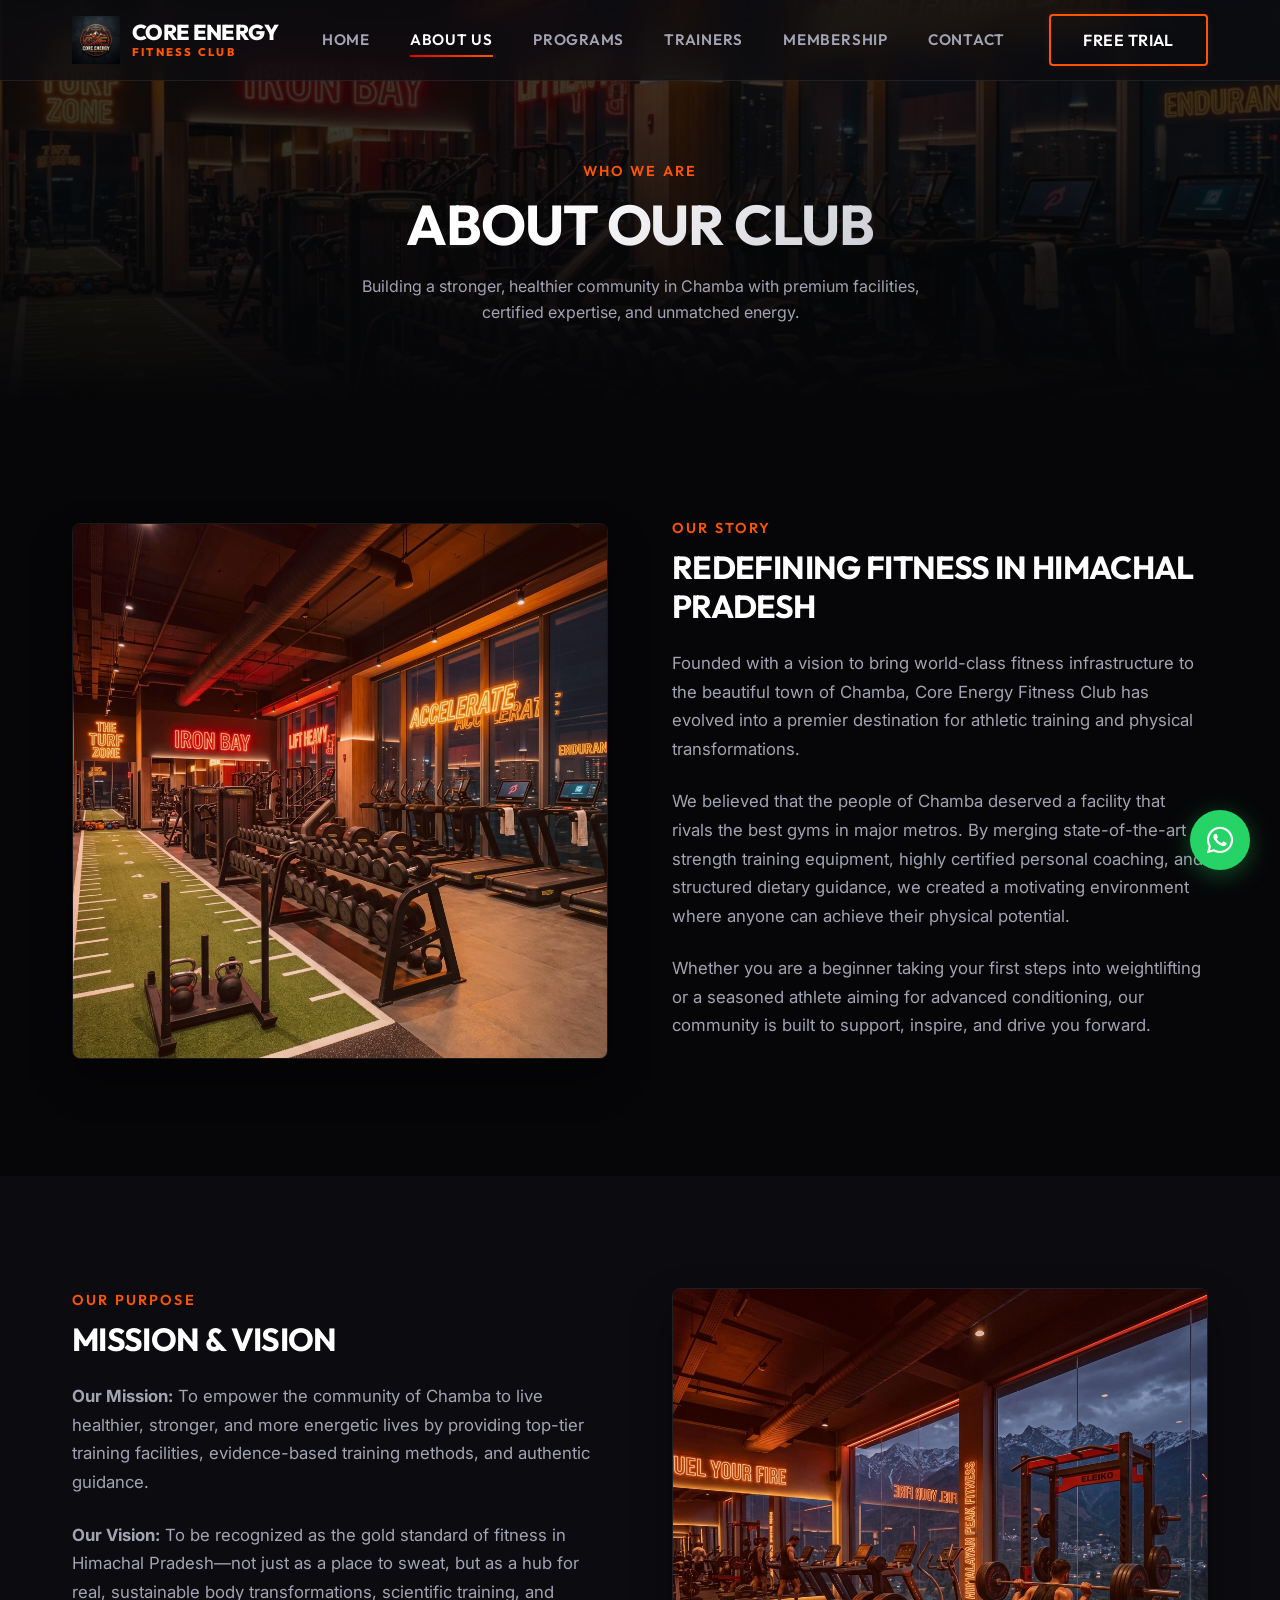
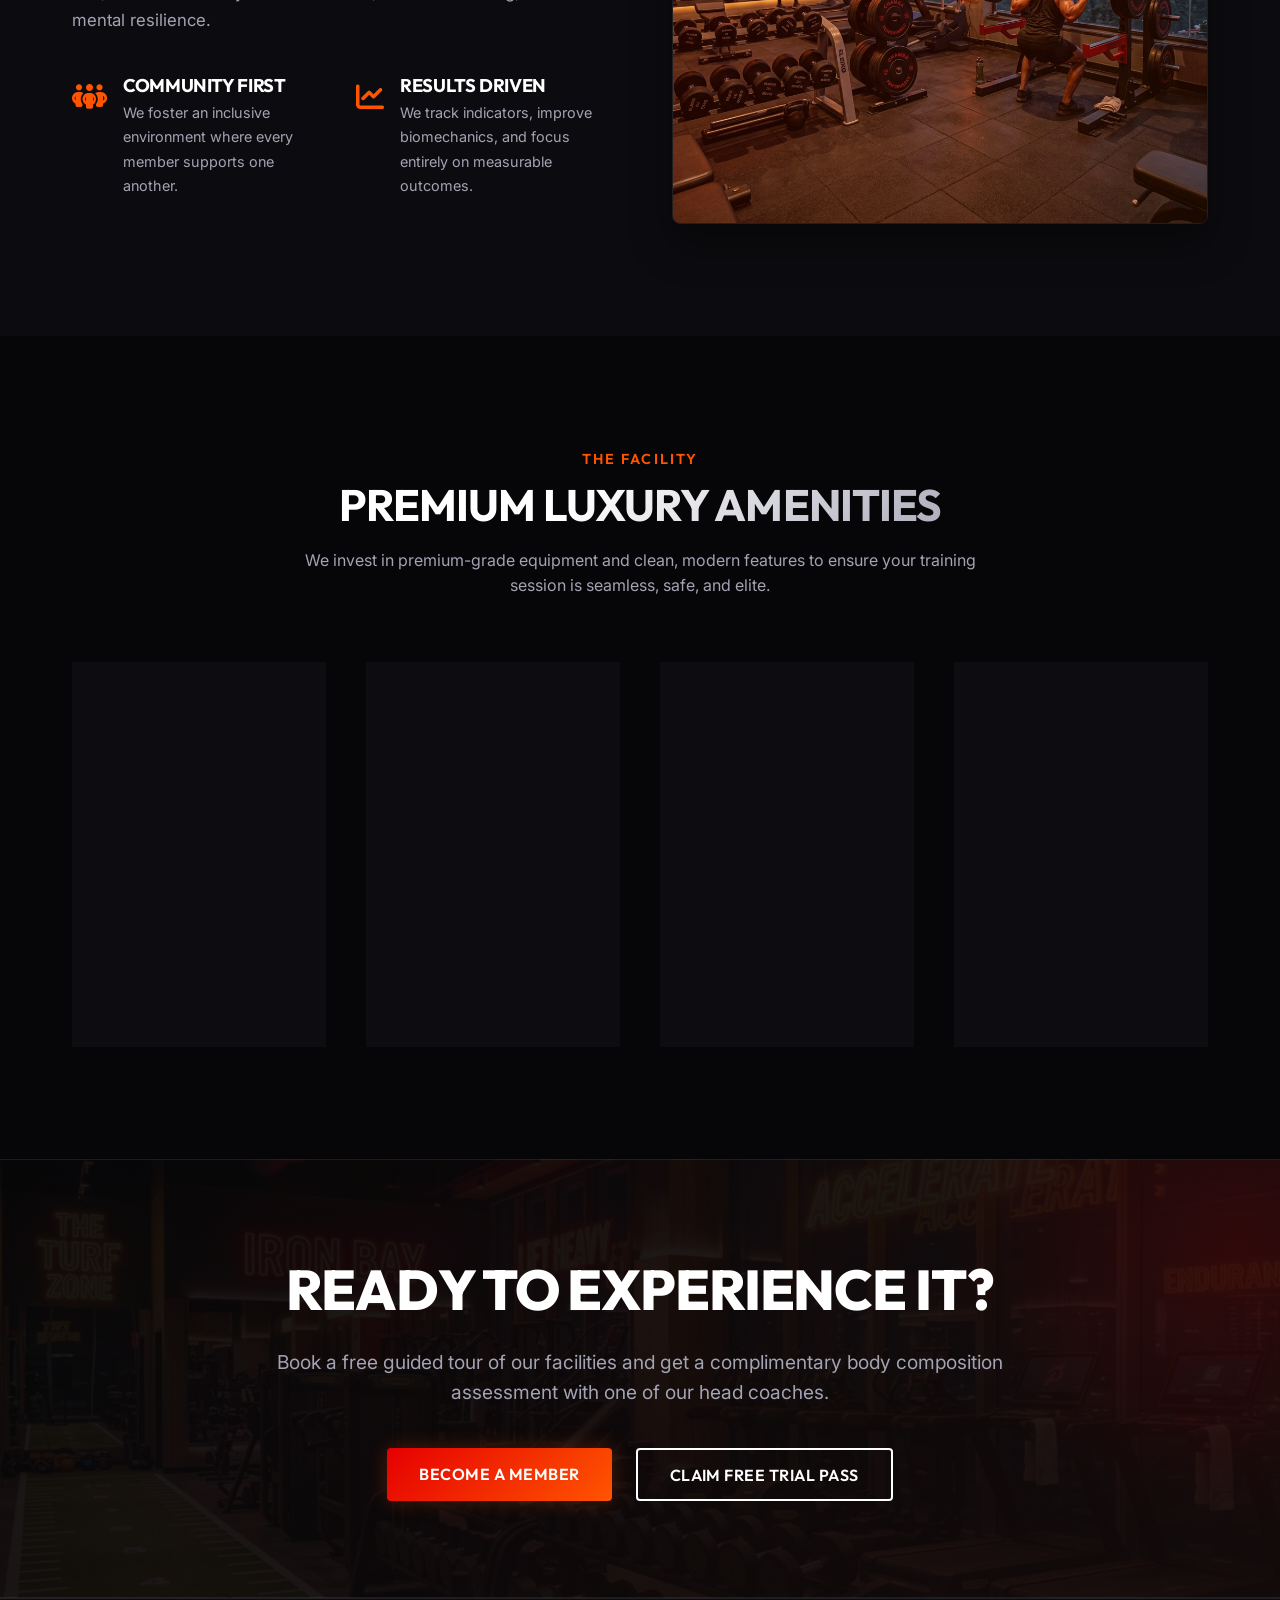
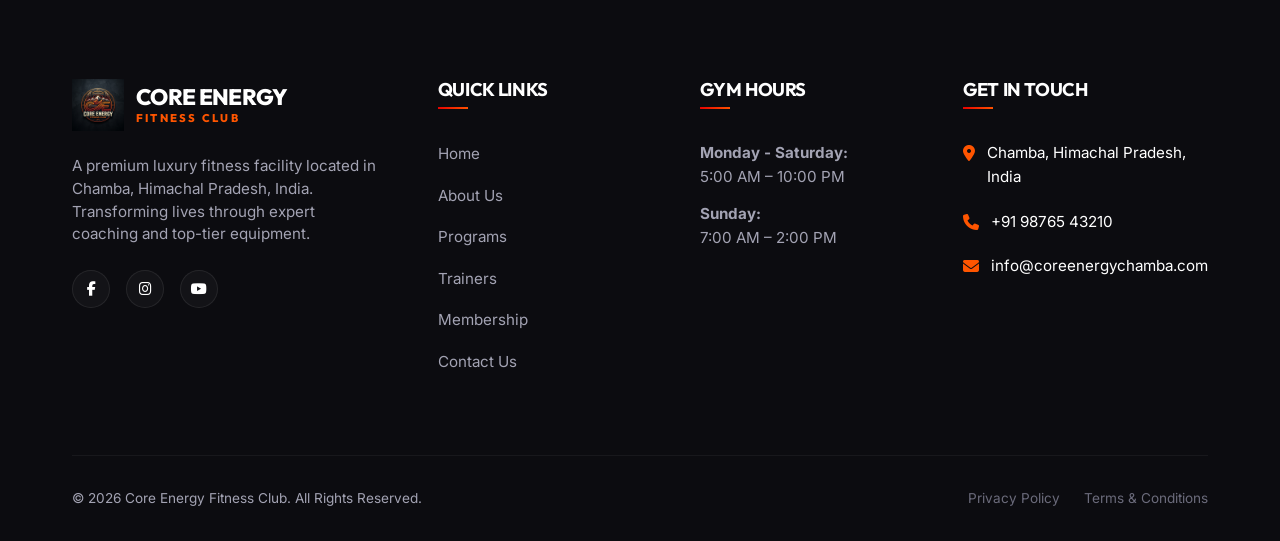
<file: about.html>
<!DOCTYPE html>
<html lang="en">
<head>
    <meta charset="UTF-8">
    <meta name="viewport" content="width=device-width, initial-scale=1.0">
    <meta name="description" content="Discover the story, mission, and core values of Core Energy Fitness Club in Chamba, Himachal Pradesh. Learn about our community approach and elite facility.">
    <title>About Us - Core Energy Fitness Club</title>
    <!-- Favicon -->
    <link rel="icon" type="image/png" href="assets/images/logo.png">
    <!-- FontAwesome Icons -->
    <link rel="stylesheet" href="https://cdnjs.cloudflare.com/ajax/libs/font-awesome/6.4.0/css/all.min.css">
    <!-- Main Stylesheet -->
    <link rel="stylesheet" href="css/style.css">
</head>
<body>

    <!-- ==========================================
       HEADER & NAVIGATION
       ========================================== -->
    <header class="header scrolled" id="header">
        <div class="container">
            <nav class="navbar">
                <a href="index.html" class="nav-brand">
                    <img src="assets/images/logo.png" alt="Core Energy Logo" class="nav-logo">
                    <div class="nav-logo-text">
                        Core Energy
                        <span>Fitness Club</span>
                    </div>
                </a>
                
                <ul class="nav-menu" id="nav-menu">
                    <li><a href="index.html" class="nav-link">Home</a></li>
                    <li><a href="about.html" class="nav-link">About Us</a></li>
                    <li><a href="programs.html" class="nav-link">Programs</a></li>
                    <li><a href="trainers.html" class="nav-link">Trainers</a></li>
                    <li><a href="membership.html" class="nav-link">Membership</a></li>
                    <li><a href="contact.html" class="nav-link">Contact</a></li>
                </ul>

                <div class="nav-cta">
                    <button class="btn btn-outline open-trial-modal">Free Trial</button>
                </div>

                <button class="nav-toggle" id="nav-toggle" aria-label="Toggle navigation">
                    <span class="hamburger"></span>
                </button>
            </nav>
        </div>
    </header>

    <!-- ==========================================
       SUB-HERO HEADER
       ========================================== -->
    <section class="section-padding" style="background: linear-gradient(180deg, rgba(6,6,8,0.7) 0%, rgba(6,6,8,1) 100%), url('assets/images/gym_interior.png') no-repeat center/cover; padding-top: 10rem; padding-bottom: 5rem;">
        <div class="container text-center reveal">
            <span class="section-subtitle">Who We Are</span>
            <h1 class="section-title" style="font-size: 3.5rem;">About Our Club</h1>
            <p style="max-width: 600px; margin: 0 auto;">Building a stronger, healthier community in Chamba with premium facilities, certified expertise, and unmatched energy.</p>
        </div>
    </section>

    <!-- ==========================================
       OUR STORY
       ========================================== -->
    <section class="section-padding">
        <div class="container">
            <div class="about-grid">
                <div class="about-img-wrapper reveal">
                    <img src="assets/images/gym_interior.png" alt="Core Energy Gym Floor" style="width: 100%; height: 100%; object-fit: cover;">
                </div>
                <div class="about-content reveal delay-100">
                    <span class="section-subtitle">Our Story</span>
                    <h3>Redefining Fitness in Himachal Pradesh</h3>
                    <p>
                        Founded with a vision to bring world-class fitness infrastructure to the beautiful town of Chamba, Core Energy Fitness Club has evolved into a premier destination for athletic training and physical transformations. 
                    </p>
                    <p>
                        We believed that the people of Chamba deserved a facility that rivals the best gyms in major metros. By merging state-of-the-art strength training equipment, highly certified personal coaching, and structured dietary guidance, we created a motivating environment where anyone can achieve their physical potential.
                    </p>
                    <p>
                        Whether you are a beginner taking your first steps into weightlifting or a seasoned athlete aiming for advanced conditioning, our community is built to support, inspire, and drive you forward.
                    </p>
                </div>
            </div>
        </div>
    </section>

    <!-- ==========================================
       MISSION & VISION
       ========================================== -->
    <section class="section-padding" style="background-color: var(--bg-dark);">
        <div class="container">
            <div class="about-grid">
                <div class="about-content reveal">
                    <span class="section-subtitle">Our Purpose</span>
                    <h3>Mission & Vision</h3>
                    <p>
                        <strong>Our Mission:</strong> To empower the community of Chamba to live healthier, stronger, and more energetic lives by providing top-tier training facilities, evidence-based training methods, and authentic guidance.
                    </p>
                    <p>
                        <strong>Our Vision:</strong> To be recognized as the gold standard of fitness in Himachal Pradesh—not just as a place to sweat, but as a hub for real, sustainable body transformations, scientific training, and mental resilience.
                    </p>
                    
                    <div class="values-grid">
                        <div class="value-item">
                            <div class="value-icon"><i class="fa-solid fa-people-group"></i></div>
                            <div>
                                <h4 class="value-title">Community First</h4>
                                <p style="font-size: 0.9rem;">We foster an inclusive environment where every member supports one another.</p>
                            </div>
                        </div>
                        <div class="value-item">
                            <div class="value-icon"><i class="fa-solid fa-chart-line"></i></div>
                            <div>
                                <h4 class="value-title">Results Driven</h4>
                                <p style="font-size: 0.9rem;">We track indicators, improve biomechanics, and focus entirely on measurable outcomes.</p>
                            </div>
                        </div>
                    </div>
                </div>
                <div class="about-img-wrapper reveal delay-100">
                    <img src="assets/images/hero.png" alt="Athletes Training" style="width: 100%; height: 100%; object-fit: cover;">
                </div>
            </div>
        </div>
    </section>

    <!-- ==========================================
       FACILITIES & EQUIPMENT
       ========================================== -->
    <section class="section-padding">
        <div class="container">
            <div class="section-header text-center reveal">
                <span class="section-subtitle">The Facility</span>
                <h2 class="section-title">Premium Luxury Amenities</h2>
                <p>We invest in premium-grade equipment and clean, modern features to ensure your training session is seamless, safe, and elite.</p>
            </div>
            
            <div class="features-grid">
                <!-- Facility 1 -->
                <div class="feature-card reveal">
                    <div class="feature-icon"><i class="fa-solid fa-cubes"></i></div>
                    <h3>Olympic Lifting Decks</h3>
                    <p>Perform heavy compound deadlifts and squats on certified rubber platforms featuring professional Eleiko bars and plates.</p>
                </div>
                <!-- Facility 2 -->
                <div class="feature-card reveal delay-100">
                    <div class="feature-icon"><i class="fa-solid fa-circle-nodes"></i></div>
                    <h3>Functional Turf Zone</h3>
                    <p>Designed for dynamic movements: battle ropes, kettlebell circuits, plyo boxes, and sled-push tracks on high-traction grass turf.</p>
                </div>
                <!-- Facility 3 -->
                <div class="feature-card reveal delay-200">
                    <div class="feature-icon"><i class="fa-solid fa-shower"></i></div>
                    <h3>Locker & Shower Rooms</h3>
                    <p>Clean, secure electronic lockers and luxury showers to refresh immediately after an intense high-energy training session.</p>
                </div>
                <!-- Facility 4 -->
                <div class="feature-card reveal delay-300">
                    <div class="feature-icon"><i class="fa-solid fa-wind"></i></div>
                    <h3>Himalayan View Cardios</h3>
                    <p>A full row of modern touch-screen treadmills and air-bikes overlooking the clean, gorgeous peaks of Chamba.</p>
                </div>
            </div>
        </div>
    </section>

    <!-- ==========================================
       CALL TO ACTION
       ========================================== -->
    <section class="cta-banner">
        <div class="container">
            <div class="cta-container reveal">
                <h2 class="cta-headline">Ready to Experience It?</h2>
                <p class="cta-paragraph">
                    Book a free guided tour of our facilities and get a complimentary body composition assessment with one of our head coaches.
                </p>
                <div class="cta-buttons">
                    <a href="membership.html" class="btn btn-primary">Become a Member</a>
                    <button class="btn btn-secondary open-trial-modal">Claim Free Trial Pass</button>
                </div>
            </div>
        </div>
    </section>

    <!-- ==========================================
       FOOTER
       ========================================== -->
    <footer class="footer">
        <div class="container">
            <div class="footer-grid">
                <div class="footer-brand">
                    <div class="footer-logo">
                        <img src="assets/images/logo.png" alt="Core Energy Logo" class="footer-logo-img">
                        <h2>Core Energy <span>Fitness Club</span></h2>
                    </div>
                    <p class="footer-about">
                        A premium luxury fitness facility located in Chamba, Himachal Pradesh, India. Transforming lives through expert coaching and top-tier equipment.
                    </p>
                    <div class="footer-social-icons">
                        <a href="#" class="footer-social-icon" aria-label="Facebook"><i class="fa-brands fa-facebook-f"></i></a>
                        <a href="#" class="footer-social-icon" aria-label="Instagram"><i class="fa-brands fa-instagram"></i></a>
                        <a href="#" class="footer-social-icon" aria-label="YouTube"><i class="fa-brands fa-youtube"></i></a>
                    </div>
                </div>
                <div class="footer-col">
                    <h4>Quick Links</h4>
                    <ul class="footer-links">
                        <li><a href="index.html">Home</a></li>
                        <li><a href="about.html">About Us</a></li>
                        <li><a href="programs.html">Programs</a></li>
                        <li><a href="trainers.html">Trainers</a></li>
                        <li><a href="membership.html">Membership</a></li>
                        <li><a href="contact.html">Contact Us</a></li>
                    </ul>
                </div>
                <div class="footer-col">
                    <h4>Gym Hours</h4>
                    <ul class="footer-links" style="color: var(--text-gray); font-size: 0.95rem;">
                        <li style="margin-bottom: 0.75rem;"><strong>Monday - Saturday:</strong><br>5:00 AM – 10:00 PM</li>
                        <li style="margin-bottom: 0.75rem;"><strong>Sunday:</strong><br>7:00 AM – 2:00 PM</li>
                    </ul>
                </div>
                <div class="footer-col">
                    <h4>Get In Touch</h4>
                    <ul class="footer-contact-info">
                        <li>
                            <i class="fa-solid fa-location-dot"></i>
                            <span>Chamba, Himachal Pradesh, India</span>
                        </li>
                        <li>
                            <i class="fa-solid fa-phone"></i>
                            <span>+91 98765 43210</span>
                        </li>
                        <li>
                            <i class="fa-solid fa-envelope"></i>
                            <span>info@coreenergychamba.com</span>
                        </li>
                    </ul>
                </div>
            </div>
            
            <div class="footer-bottom">
                <p>&copy; 2026 Core Energy Fitness Club. All Rights Reserved.</p>
                <div class="footer-bottom-links">
                    <a href="#">Privacy Policy</a>
                    <a href="#">Terms & Conditions</a>
                </div>
            </div>
        </div>
    </footer>

    <!-- FLOATING WHATSAPP BUTTON -->
    <a href="https://wa.me/919876543210?text=Hi%20Core%20Energy%20Fitness%2C%20I'd%20like%20to%20inquire%20about%20gym%20memberships!" class="whatsapp-float" target="_blank" rel="noopener noreferrer" aria-label="Chat on WhatsApp">
        <i class="fa-brands fa-whatsapp"></i>
    </a>

    <!-- BOOK FREE TRIAL MODAL -->
    <div class="modal-overlay" id="trial-modal">
        <div class="modal-container">
            <button class="modal-close" id="modal-close-btn" aria-label="Close modal">&times;</button>
            <div class="modal-header">
                <h3 class="modal-title">Book Free Trial</h3>
                <p class="modal-subtitle">Experience a premium workout session on us.</p>
            </div>
            <form class="modal-form" id="trial-form">
                <div class="form-group">
                    <label for="trial-name">Full Name</label>
                    <input type="text" id="trial-name" required placeholder="Enter your full name">
                </div>
                <div class="form-group">
                    <label for="trial-phone">Phone Number</label>
                    <input type="tel" id="trial-phone" required placeholder="Enter your mobile number">
                </div>
                <div class="form-group">
                    <label for="trial-program">Preferred Program</label>
                    <select id="trial-program" required>
                        <option value="" disabled selected>Select a program</option>
                        <option value="Weight Training">Weight Training</option>
                        <option value="Fat Loss Program">Fat Loss Program</option>
                        <option value="Personal Training">Personal Training</option>
                        <option value="Functional Fitness">Functional Fitness</option>
                        <option value="Strength & Conditioning">Strength & Conditioning</option>
                        <option value="Transformation Program">Body Transformation</option>
                    </select>
                </div>
                <button type="submit" class="btn btn-primary">Submit Pass Request</button>
            </form>
        </div>
    </div>

    <!-- Toast Notification -->
    <div class="toast" id="toast">
        <i class="fa-solid fa-circle-check"></i>
        <span id="toast-message">Submission successful!</span>
    </div>

    <!-- JS Scripts -->
    <script src="js/main.js"></script>
</body>
</html>
</file>
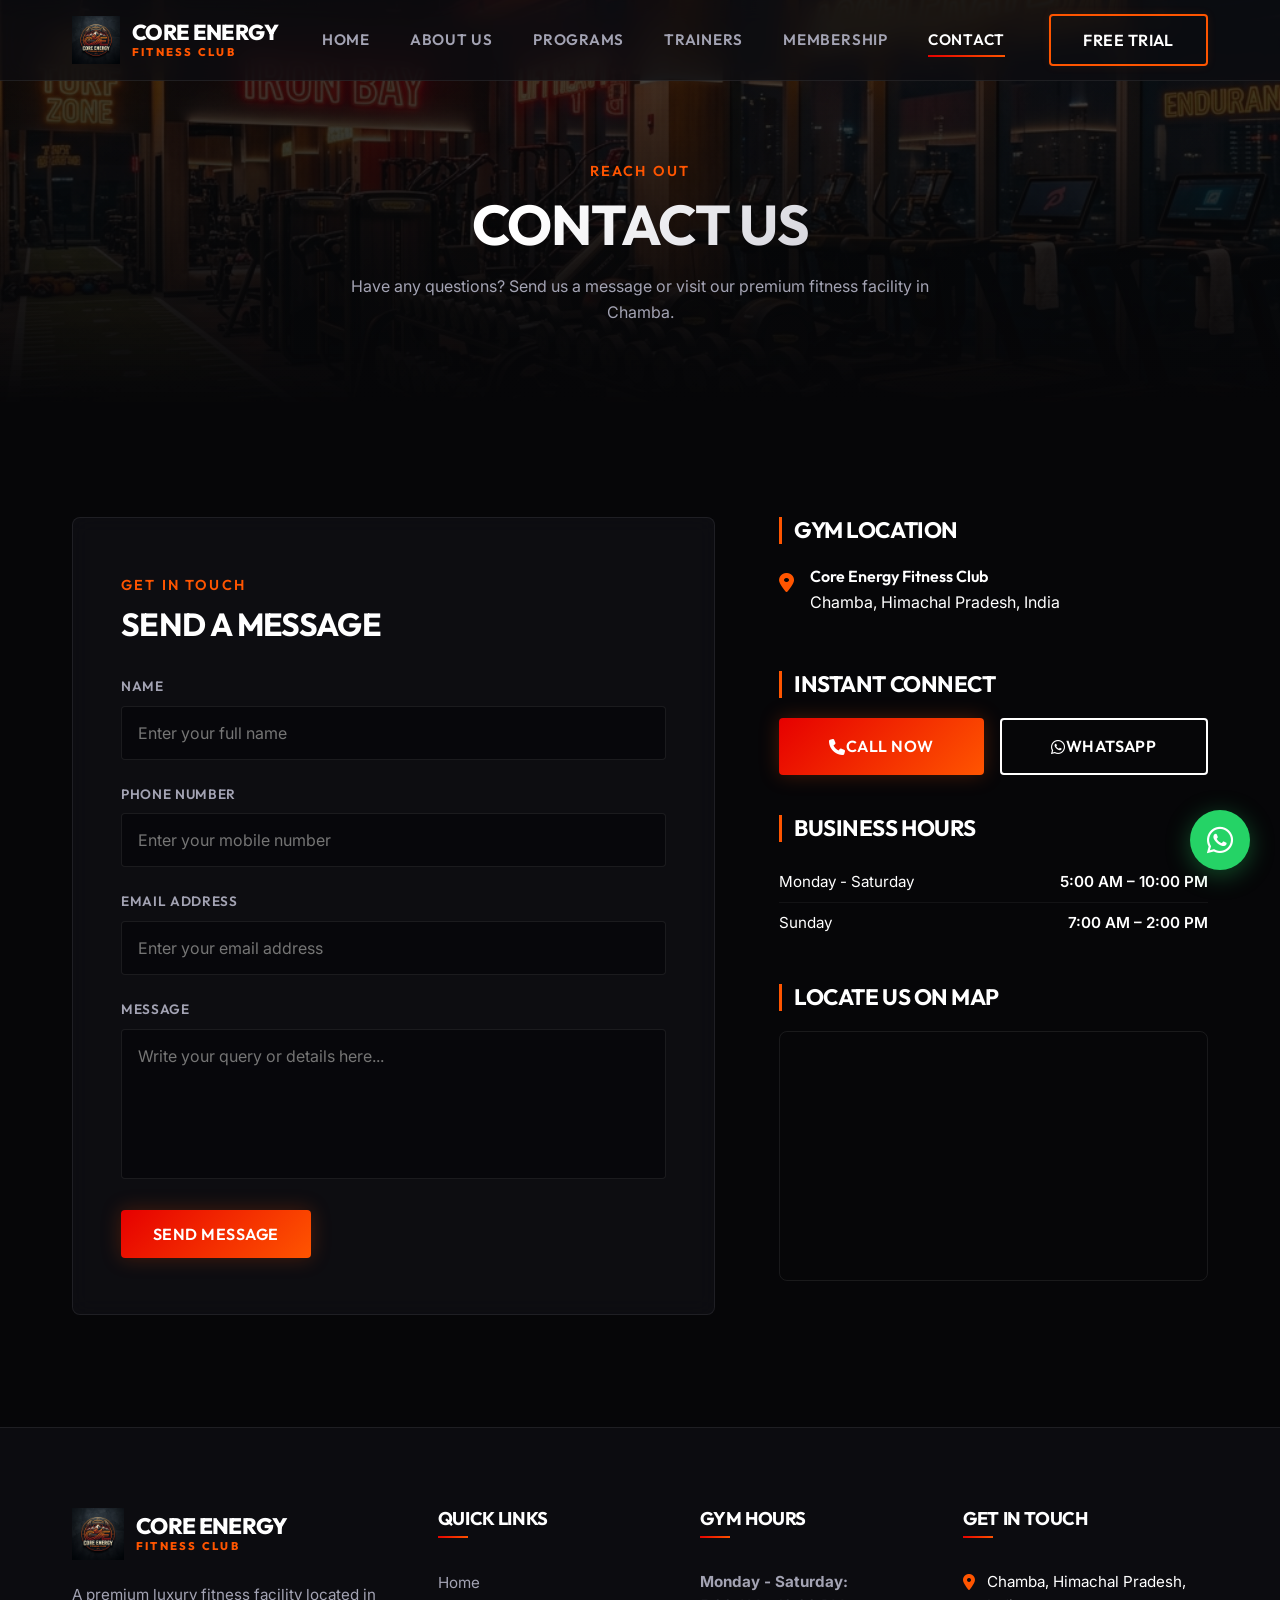
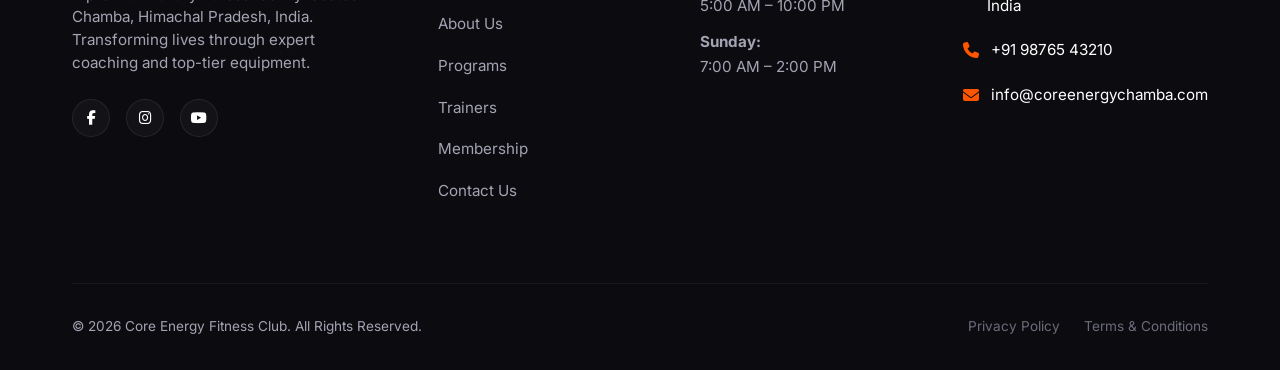
<file: contact.html>
<!DOCTYPE html>
<html lang="en">
<head>
    <meta charset="UTF-8">
    <meta name="viewport" content="width=device-width, initial-scale=1.0">
    <meta name="description" content="Get in touch with Core Energy Fitness Club in Chamba. Send a message, find our gym location, business hours, and direct call/WhatsApp numbers.">
    <title>Contact Us - Core Energy Fitness Club</title>
    <!-- Favicon -->
    <link rel="icon" type="image/png" href="assets/images/logo.png">
    <!-- FontAwesome Icons -->
    <link rel="stylesheet" href="https://cdnjs.cloudflare.com/ajax/libs/font-awesome/6.4.0/css/all.min.css">
    <!-- Main Stylesheet -->
    <link rel="stylesheet" href="css/style.css">
</head>
<body>

    <!-- ==========================================
       HEADER & NAVIGATION
       ========================================== -->
    <header class="header scrolled" id="header">
        <div class="container">
            <nav class="navbar">
                <a href="index.html" class="nav-brand">
                    <img src="assets/images/logo.png" alt="Core Energy Logo" class="nav-logo">
                    <div class="nav-logo-text">
                        Core Energy
                        <span>Fitness Club</span>
                    </div>
                </a>
                
                <ul class="nav-menu" id="nav-menu">
                    <li><a href="index.html" class="nav-link">Home</a></li>
                    <li><a href="about.html" class="nav-link">About Us</a></li>
                    <li><a href="programs.html" class="nav-link">Programs</a></li>
                    <li><a href="trainers.html" class="nav-link">Trainers</a></li>
                    <li><a href="membership.html" class="nav-link">Membership</a></li>
                    <li><a href="contact.html" class="nav-link">Contact</a></li>
                </ul>

                <div class="nav-cta">
                    <button class="btn btn-outline open-trial-modal">Free Trial</button>
                </div>

                <button class="nav-toggle" id="nav-toggle" aria-label="Toggle navigation">
                    <span class="hamburger"></span>
                </button>
            </nav>
        </div>
    </header>

    <!-- ==========================================
       SUB-HERO HEADER
       ========================================== -->
    <section class="section-padding" style="background: linear-gradient(180deg, rgba(6,6,8,0.7) 0%, rgba(6,6,8,1) 100%), url('assets/images/gym_interior.png') no-repeat center/cover; padding-top: 10rem; padding-bottom: 5rem;">
        <div class="container text-center reveal">
            <span class="section-subtitle">Reach Out</span>
            <h1 class="section-title" style="font-size: 3.5rem;">Contact Us</h1>
            <p style="max-width: 600px; margin: 0 auto;">Have any questions? Send us a message or visit our premium fitness facility in Chamba.</p>
        </div>
    </section>

    <!-- ==========================================
       CONTACT GRID SECTION
       ========================================== -->
    <section class="section-padding">
        <div class="container">
            <div class="contact-grid">
                
                <!-- Left: Form -->
                <div class="contact-card reveal">
                    <span class="section-subtitle">Get In Touch</span>
                    <h2 style="font-size: 2rem; text-transform: uppercase; margin-bottom: 2rem;">Send A Message</h2>
                    <form class="contact-form" id="contact-form">
                        <div class="form-group">
                            <label for="contact-name">Name</label>
                            <input type="text" id="contact-name" required placeholder="Enter your full name">
                        </div>
                        <div class="form-group">
                            <label for="contact-phone">Phone Number</label>
                            <input type="tel" id="contact-phone" required placeholder="Enter your mobile number">
                        </div>
                        <div class="form-group">
                            <label for="contact-email">Email Address</label>
                            <input type="email" id="contact-email" required placeholder="Enter your email address">
                        </div>
                        <div class="form-group">
                            <label for="contact-message">Message</label>
                            <textarea id="contact-message" required placeholder="Write your query or details here..."></textarea>
                        </div>
                        <button type="submit" class="btn btn-primary">Send Message</button>
                    </form>
                </div>

                <!-- Right: Information Panel -->
                <div class="contact-info-panel reveal delay-150">
                    
                    <!-- Gym Info -->
                    <div class="info-block">
                        <h3>Gym Location</h3>
                        <div class="info-list-item">
                            <div class="info-icon"><i class="fa-solid fa-location-dot"></i></div>
                            <div class="info-text">
                                <strong>Core Energy Fitness Club</strong>
                                Chamba, Himachal Pradesh, India
                            </div>
                        </div>
                    </div>

                    <!-- Direct Call / WhatsApp CTAs -->
                    <div class="info-block">
                        <h3>Instant Connect</h3>
                        <div class="contact-direct-ctas">
                            <a href="tel:+919876543210" class="btn btn-primary"><i class="fa-solid fa-phone"></i> Call Now</a>
                            <a href="https://wa.me/919876543210?text=Hi%20Core%20Energy%2C%20I'd%20like%20to%20get%20more%20info%20about%20gym%20hours%20and%20plans." class="btn btn-secondary" target="_blank" rel="noopener noreferrer"><i class="fa-brands fa-whatsapp"></i> WhatsApp</a>
                        </div>
                    </div>

                    <!-- Business Hours -->
                    <div class="info-block">
                        <h3>Business Hours</h3>
                        <table class="hours-table">
                            <tr>
                                <td>Monday - Saturday</td>
                                <td>5:00 AM – 10:00 PM</td>
                            </tr>
                            <tr>
                                <td>Sunday</td>
                                <td>7:00 AM – 2:00 PM</td>
                            </tr>
                        </table>
                    </div>

                    <!-- Google Map Embedded -->
                    <div class="info-block">
                        <h3>Locate Us On Map</h3>
                        <div class="map-container">
                            <iframe 
                                class="map-iframe"
                                src="https://www.google.com/maps/embed?pb=!1m18!1m12!1m3!1d13506.012343940733!2d76.1258!3d32.5558!2m3!1f0!2f0!3f0!3m2!1i1024!2i768!4f13.1!3m3!1m2!1s0x3904b3a4f664a7ab%3A0xe54e680a6b18a3a0!2sChamba%2C%20Himachal%20Pradesh!5e0!3m2!1sen!2sin!4v1782151600000!5m2!1sen!2sin" 
                                allowfullscreen="" 
                                loading="lazy" 
                                referrerpolicy="no-referrer-when-downgrade"
                                aria-label="Core Energy Gym Map Location">
                            </iframe>
                        </div>
                    </div>

                </div>

            </div>
        </div>
    </section>

    <!-- ==========================================
       FOOTER
       ========================================== -->
    <footer class="footer">
        <div class="container">
            <div class="footer-grid">
                <div class="footer-brand">
                    <div class="footer-logo">
                        <img src="assets/images/logo.png" alt="Core Energy Logo" class="footer-logo-img">
                        <h2>Core Energy <span>Fitness Club</span></h2>
                    </div>
                    <p class="footer-about">
                        A premium luxury fitness facility located in Chamba, Himachal Pradesh, India. Transforming lives through expert coaching and top-tier equipment.
                    </p>
                    <div class="footer-social-icons">
                        <a href="#" class="footer-social-icon" aria-label="Facebook"><i class="fa-brands fa-facebook-f"></i></a>
                        <a href="#" class="footer-social-icon" aria-label="Instagram"><i class="fa-brands fa-instagram"></i></a>
                        <a href="#" class="footer-social-icon" aria-label="YouTube"><i class="fa-brands fa-youtube"></i></a>
                    </div>
                </div>
                <div class="footer-col">
                    <h4>Quick Links</h4>
                    <ul class="footer-links">
                        <li><a href="index.html">Home</a></li>
                        <li><a href="about.html">About Us</a></li>
                        <li><a href="programs.html">Programs</a></li>
                        <li><a href="trainers.html">Trainers</a></li>
                        <li><a href="membership.html">Membership</a></li>
                        <li><a href="contact.html">Contact Us</a></li>
                    </ul>
                </div>
                <div class="footer-col">
                    <h4>Gym Hours</h4>
                    <ul class="footer-links" style="color: var(--text-gray); font-size: 0.95rem;">
                        <li style="margin-bottom: 0.75rem;"><strong>Monday - Saturday:</strong><br>5:00 AM – 10:00 PM</li>
                        <li style="margin-bottom: 0.75rem;"><strong>Sunday:</strong><br>7:00 AM – 2:00 PM</li>
                    </ul>
                </div>
                <div class="footer-col">
                    <h4>Get In Touch</h4>
                    <ul class="footer-contact-info">
                        <li>
                            <i class="fa-solid fa-location-dot"></i>
                            <span>Chamba, Himachal Pradesh, India</span>
                        </li>
                        <li>
                            <i class="fa-solid fa-phone"></i>
                            <span>+91 98765 43210</span>
                        </li>
                        <li>
                            <i class="fa-solid fa-envelope"></i>
                            <span>info@coreenergychamba.com</span>
                        </li>
                    </ul>
                </div>
            </div>
            
            <div class="footer-bottom">
                <p>&copy; 2026 Core Energy Fitness Club. All Rights Reserved.</p>
                <div class="footer-bottom-links">
                    <a href="#">Privacy Policy</a>
                    <a href="#">Terms & Conditions</a>
                </div>
            </div>
        </div>
    </footer>

    <!-- FLOATING WHATSAPP BUTTON -->
    <a href="https://wa.me/919876543210?text=Hi%20Core%20Energy%20Fitness%2C%20I'd%20like%20to%20inquire%20about%20gym%20memberships!" class="whatsapp-float" target="_blank" rel="noopener noreferrer" aria-label="Chat on WhatsApp">
        <i class="fa-brands fa-whatsapp"></i>
    </a>

    <!-- BOOK FREE TRIAL MODAL -->
    <div class="modal-overlay" id="trial-modal">
        <div class="modal-container">
            <button class="modal-close" id="modal-close-btn" aria-label="Close modal">&times;</button>
            <div class="modal-header">
                <h3 class="modal-title">Book Free Trial</h3>
                <p class="modal-subtitle">Experience a premium workout session on us.</p>
            </div>
            <form class="modal-form" id="trial-form">
                <div class="form-group">
                    <label for="trial-name">Full Name</label>
                    <input type="text" id="trial-name" required placeholder="Enter your full name">
                </div>
                <div class="form-group">
                    <label for="trial-phone">Phone Number</label>
                    <input type="tel" id="trial-phone" required placeholder="Enter your mobile number">
                </div>
                <div class="form-group">
                    <label for="trial-program">Preferred Program</label>
                    <select id="trial-program" required>
                        <option value="" disabled selected>Select a program</option>
                        <option value="Weight Training">Weight Training</option>
                        <option value="Fat Loss Program">Fat Loss Program</option>
                        <option value="Personal Training">Personal Training</option>
                        <option value="Functional Fitness">Functional Fitness</option>
                        <option value="Strength & Conditioning">Strength & Conditioning</option>
                        <option value="Transformation Program">Body Transformation</option>
                    </select>
                </div>
                <button type="submit" class="btn btn-primary">Submit Pass Request</button>
            </form>
        </div>
    </div>

    <!-- Toast Notification -->
    <div class="toast" id="toast">
        <i class="fa-solid fa-circle-check"></i>
        <span id="toast-message">Submission successful!</span>
    </div>

    <!-- JS Scripts -->
    <script src="js/main.js"></script>
</body>
</html>
</file>
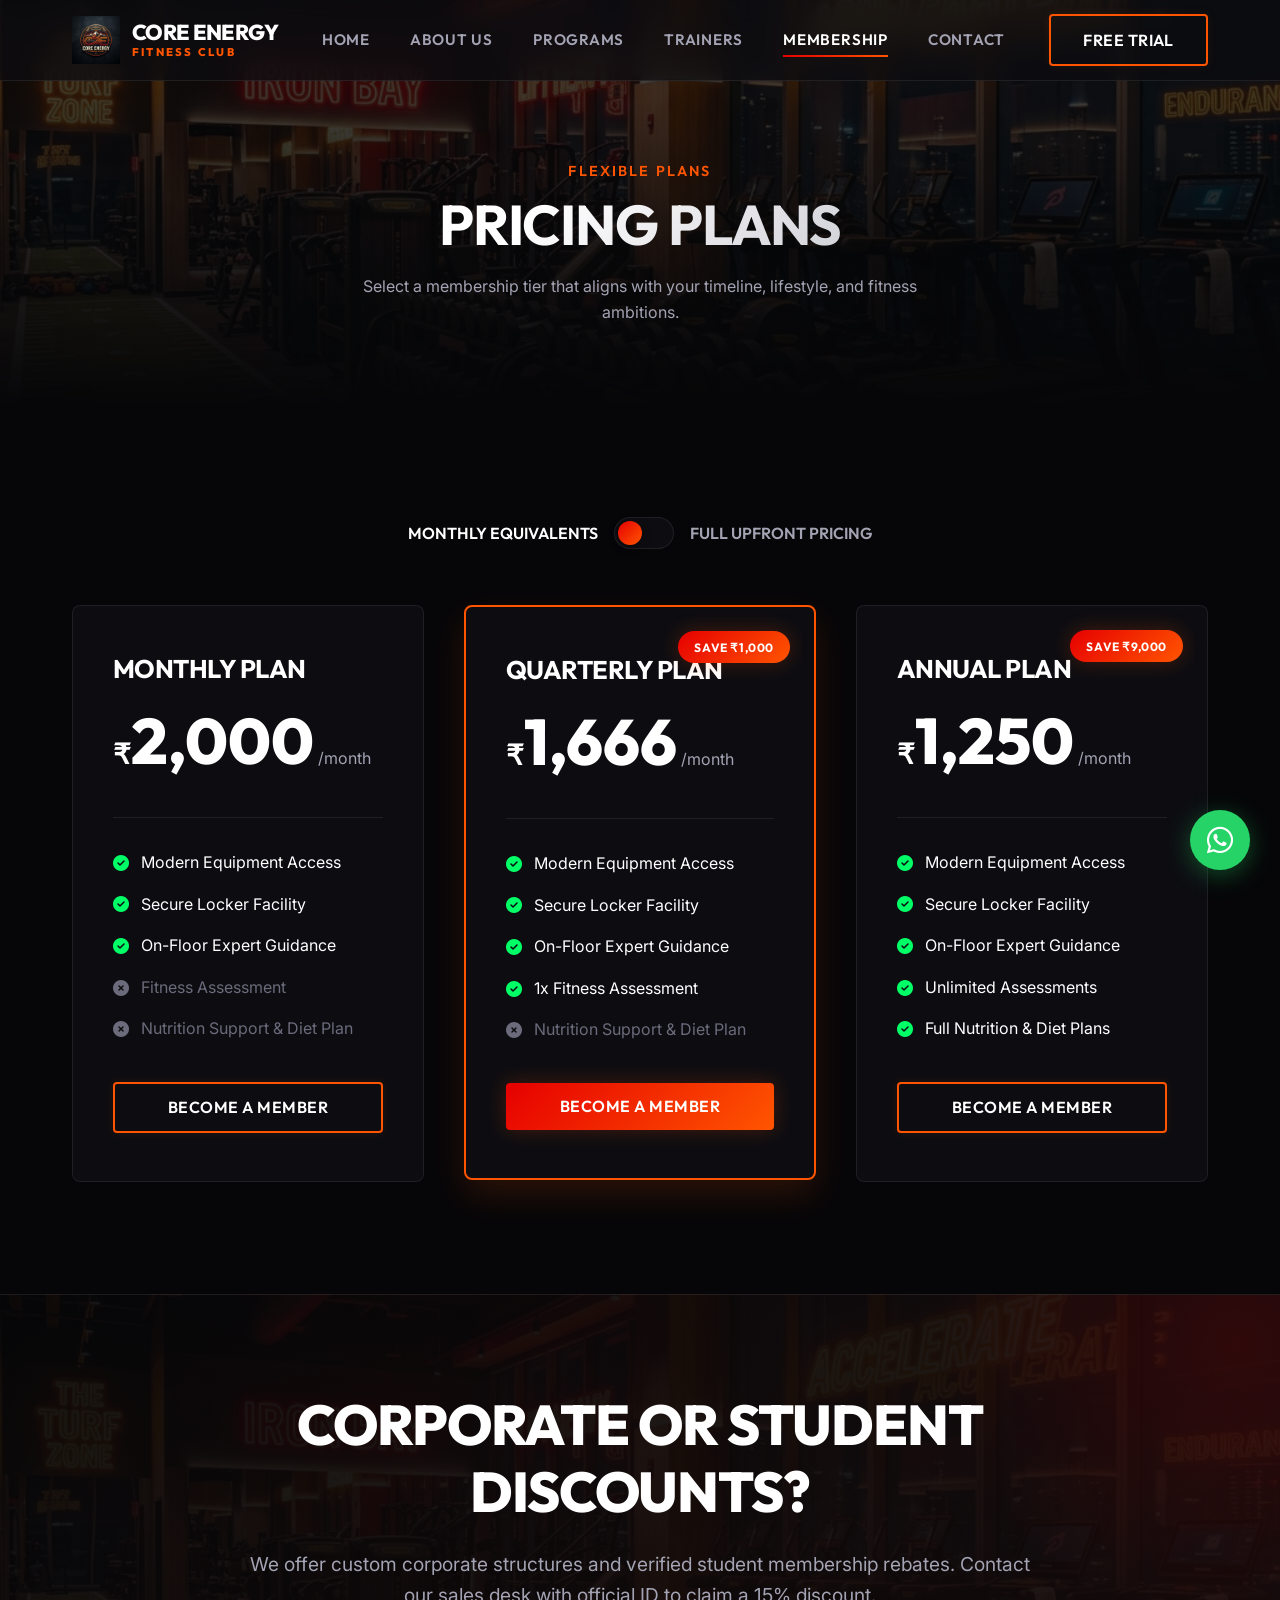
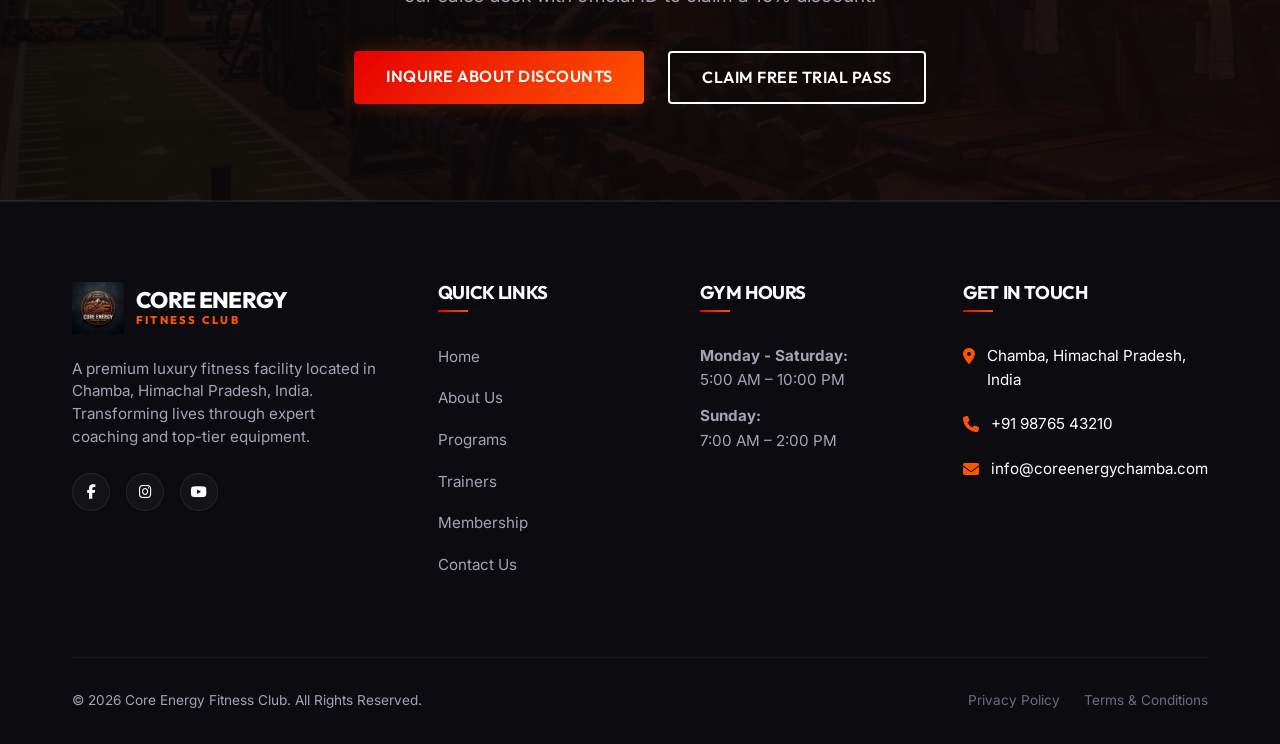
<file: membership.html>
<!DOCTYPE html>
<html lang="en">
<head>
    <meta charset="UTF-8">
    <meta name="viewport" content="width=device-width, initial-scale=1.0">
    <meta name="description" content="View membership options and pricing plans at Core Energy Fitness Club Chamba. Find monthly, quarterly, and annual rates with full gym access.">
    <title>Memberships & Pricing - Core Energy Fitness Club</title>
    <!-- Favicon -->
    <link rel="icon" type="image/png" href="assets/images/logo.png">
    <!-- FontAwesome Icons -->
    <link rel="stylesheet" href="https://cdnjs.cloudflare.com/ajax/libs/font-awesome/6.4.0/css/all.min.css">
    <!-- Main Stylesheet -->
    <link rel="stylesheet" href="css/style.css">
</head>
<body>

    <!-- ==========================================
       HEADER & NAVIGATION
       ========================================== -->
    <header class="header scrolled" id="header">
        <div class="container">
            <nav class="navbar">
                <a href="index.html" class="nav-brand">
                    <img src="assets/images/logo.png" alt="Core Energy Logo" class="nav-logo">
                    <div class="nav-logo-text">
                        Core Energy
                        <span>Fitness Club</span>
                    </div>
                </a>
                
                <ul class="nav-menu" id="nav-menu">
                    <li><a href="index.html" class="nav-link">Home</a></li>
                    <li><a href="about.html" class="nav-link">About Us</a></li>
                    <li><a href="programs.html" class="nav-link">Programs</a></li>
                    <li><a href="trainers.html" class="nav-link">Trainers</a></li>
                    <li><a href="membership.html" class="nav-link">Membership</a></li>
                    <li><a href="contact.html" class="nav-link">Contact</a></li>
                </ul>

                <div class="nav-cta">
                    <button class="btn btn-outline open-trial-modal">Free Trial</button>
                </div>

                <button class="nav-toggle" id="nav-toggle" aria-label="Toggle navigation">
                    <span class="hamburger"></span>
                </button>
            </nav>
        </div>
    </header>

    <!-- ==========================================
       SUB-HERO HEADER
       ========================================== -->
    <section class="section-padding" style="background: linear-gradient(180deg, rgba(6,6,8,0.7) 0%, rgba(6,6,8,1) 100%), url('assets/images/gym_interior.png') no-repeat center/cover; padding-top: 10rem; padding-bottom: 5rem;">
        <div class="container text-center reveal">
            <span class="section-subtitle">Flexible Plans</span>
            <h1 class="section-title" style="font-size: 3.5rem;">Pricing Plans</h1>
            <p style="max-width: 600px; margin: 0 auto;">Select a membership tier that aligns with your timeline, lifestyle, and fitness ambitions.</p>
        </div>
    </section>

    <!-- ==========================================
       MEMBERSHIP PLANS GRID
       ========================================== -->
    <section class="section-padding">
        <div class="container">
            
            <!-- Billing Toggle -->
            <div class="membership-toggle-container reveal">
                <span class="membership-toggle-label active">Monthly Equivalents</span>
                <label class="toggle-switch">
                    <input type="checkbox" id="billing-toggle">
                    <span class="toggle-slider"></span>
                </label>
                <span class="membership-toggle-label">Full Upfront Pricing</span>
            </div>

            <div class="pricing-grid">
                
                <!-- Monthly Membership -->
                <div class="pricing-card reveal">
                    <div class="pricing-header">
                        <h3>Monthly Plan</h3>
                        <div class="price-box">
                            <span class="price-currency">₹</span>
                            <span class="price-amount price-monthly">2,000</span>
                            <span class="price-amount price-annual" style="display: none;">2,000</span>
                            <span class="price-period">/month</span>
                        </div>
                    </div>
                    <div class="pricing-features">
                        <div class="pricing-feature-item"><i class="fa-solid fa-circle-check"></i> Modern Equipment Access</div>
                        <div class="pricing-feature-item"><i class="fa-solid fa-circle-check"></i> Secure Locker Facility</div>
                        <div class="pricing-feature-item"><i class="fa-solid fa-circle-check"></i> On-Floor Expert Guidance</div>
                        <div class="pricing-feature-item disabled"><i class="fa-solid fa-circle-xmark"></i> Fitness Assessment</div>
                        <div class="pricing-feature-item disabled"><i class="fa-solid fa-circle-xmark"></i> Nutrition Support & Diet Plan</div>
                    </div>
                    <button class="btn btn-outline open-trial-modal">Become a Member</button>
                </div>

                <!-- Quarterly Membership -->
                <div class="pricing-card popular reveal delay-100">
                    <span class="pricing-badge">Save ₹1,000</span>
                    <div class="pricing-header">
                        <h3>Quarterly Plan</h3>
                        <div class="price-box">
                            <span class="price-currency">₹</span>
                            <span class="price-amount price-monthly">1,666</span>
                            <span class="price-amount price-annual" style="display: none;">5,000</span>
                            <span class="price-period">/month</span>
                        </div>
                    </div>
                    <div class="pricing-features">
                        <div class="pricing-feature-item"><i class="fa-solid fa-circle-check"></i> Modern Equipment Access</div>
                        <div class="pricing-feature-item"><i class="fa-solid fa-circle-check"></i> Secure Locker Facility</div>
                        <div class="pricing-feature-item"><i class="fa-solid fa-circle-check"></i> On-Floor Expert Guidance</div>
                        <div class="pricing-feature-item"><i class="fa-solid fa-circle-check"></i> 1x Fitness Assessment</div>
                        <div class="pricing-feature-item disabled"><i class="fa-solid fa-circle-xmark"></i> Nutrition Support & Diet Plan</div>
                    </div>
                    <button class="btn btn-primary open-trial-modal">Become a Member</button>
                </div>

                <!-- Annual Membership -->
                <div class="pricing-card reveal delay-200">
                    <span class="pricing-badge" style="background: var(--gradient-primary)">Save ₹9,000</span>
                    <div class="pricing-header">
                        <h3>Annual Plan</h3>
                        <div class="price-box">
                            <span class="price-currency">₹</span>
                            <span class="price-amount price-monthly">1,250</span>
                            <span class="price-amount price-annual" style="display: none;">15,000</span>
                            <span class="price-period">/month</span>
                        </div>
                    </div>
                    <div class="pricing-features">
                        <div class="pricing-feature-item"><i class="fa-solid fa-circle-check"></i> Modern Equipment Access</div>
                        <div class="pricing-feature-item"><i class="fa-solid fa-circle-check"></i> Secure Locker Facility</div>
                        <div class="pricing-feature-item"><i class="fa-solid fa-circle-check"></i> On-Floor Expert Guidance</div>
                        <div class="pricing-feature-item"><i class="fa-solid fa-circle-check"></i> Unlimited Assessments</div>
                        <div class="pricing-feature-item"><i class="fa-solid fa-circle-check"></i> Full Nutrition & Diet Plans</div>
                    </div>
                    <button class="btn btn-outline open-trial-modal">Become a Member</button>
                </div>

            </div>
        </div>
    </section>

    <!-- ==========================================
       CALL TO ACTION
       ========================================== -->
    <section class="cta-banner">
        <div class="container">
            <div class="cta-container reveal">
                <h2 class="cta-headline">Corporate or Student Discounts?</h2>
                <p class="cta-paragraph">
                    We offer custom corporate structures and verified student membership rebates. Contact our sales desk with official ID to claim a 15% discount.
                </p>
                <div class="cta-buttons">
                    <a href="contact.html" class="btn btn-primary">Inquire About Discounts</a>
                    <button class="btn btn-secondary open-trial-modal">Claim Free Trial Pass</button>
                </div>
            </div>
        </div>
    </section>

    <!-- ==========================================
       FOOTER
       ========================================== -->
    <footer class="footer">
        <div class="container">
            <div class="footer-grid">
                <div class="footer-brand">
                    <div class="footer-logo">
                        <img src="assets/images/logo.png" alt="Core Energy Logo" class="footer-logo-img">
                        <h2>Core Energy <span>Fitness Club</span></h2>
                    </div>
                    <p class="footer-about">
                        A premium luxury fitness facility located in Chamba, Himachal Pradesh, India. Transforming lives through expert coaching and top-tier equipment.
                    </p>
                    <div class="footer-social-icons">
                        <a href="#" class="footer-social-icon" aria-label="Facebook"><i class="fa-brands fa-facebook-f"></i></a>
                        <a href="#" class="footer-social-icon" aria-label="Instagram"><i class="fa-brands fa-instagram"></i></a>
                        <a href="#" class="footer-social-icon" aria-label="YouTube"><i class="fa-brands fa-youtube"></i></a>
                    </div>
                </div>
                <div class="footer-col">
                    <h4>Quick Links</h4>
                    <ul class="footer-links">
                        <li><a href="index.html">Home</a></li>
                        <li><a href="about.html">About Us</a></li>
                        <li><a href="programs.html">Programs</a></li>
                        <li><a href="trainers.html">Trainers</a></li>
                        <li><a href="membership.html">Membership</a></li>
                        <li><a href="contact.html">Contact Us</a></li>
                    </ul>
                </div>
                <div class="footer-col">
                    <h4>Gym Hours</h4>
                    <ul class="footer-links" style="color: var(--text-gray); font-size: 0.95rem;">
                        <li style="margin-bottom: 0.75rem;"><strong>Monday - Saturday:</strong><br>5:00 AM – 10:00 PM</li>
                        <li style="margin-bottom: 0.75rem;"><strong>Sunday:</strong><br>7:00 AM – 2:00 PM</li>
                    </ul>
                </div>
                <div class="footer-col">
                    <h4>Get In Touch</h4>
                    <ul class="footer-contact-info">
                        <li>
                            <i class="fa-solid fa-location-dot"></i>
                            <span>Chamba, Himachal Pradesh, India</span>
                        </li>
                        <li>
                            <i class="fa-solid fa-phone"></i>
                            <span>+91 98765 43210</span>
                        </li>
                        <li>
                            <i class="fa-solid fa-envelope"></i>
                            <span>info@coreenergychamba.com</span>
                        </li>
                    </ul>
                </div>
            </div>
            
            <div class="footer-bottom">
                <p>&copy; 2026 Core Energy Fitness Club. All Rights Reserved.</p>
                <div class="footer-bottom-links">
                    <a href="#">Privacy Policy</a>
                    <a href="#">Terms & Conditions</a>
                </div>
            </div>
        </div>
    </footer>

    <!-- FLOATING WHATSAPP BUTTON -->
    <a href="https://wa.me/919876543210?text=Hi%20Core%20Energy%20Fitness%2C%20I'd%20like%20to%20inquire%20about%20gym%20memberships!" class="whatsapp-float" target="_blank" rel="noopener noreferrer" aria-label="Chat on WhatsApp">
        <i class="fa-brands fa-whatsapp"></i>
    </a>

    <!-- BOOK FREE TRIAL MODAL -->
    <div class="modal-overlay" id="trial-modal">
        <div class="modal-container">
            <button class="modal-close" id="modal-close-btn" aria-label="Close modal">&times;</button>
            <div class="modal-header">
                <h3 class="modal-title">Book Free Trial</h3>
                <p class="modal-subtitle">Experience a premium workout session on us.</p>
            </div>
            <form class="modal-form" id="trial-form">
                <div class="form-group">
                    <label for="trial-name">Full Name</label>
                    <input type="text" id="trial-name" required placeholder="Enter your full name">
                </div>
                <div class="form-group">
                    <label for="trial-phone">Phone Number</label>
                    <input type="tel" id="trial-phone" required placeholder="Enter your mobile number">
                </div>
                <div class="form-group">
                    <label for="trial-program">Preferred Program</label>
                    <select id="trial-program" required>
                        <option value="" disabled selected>Select a program</option>
                        <option value="Weight Training">Weight Training</option>
                        <option value="Fat Loss Program">Fat Loss Program</option>
                        <option value="Personal Training">Personal Training</option>
                        <option value="Functional Fitness">Functional Fitness</option>
                        <option value="Strength & Conditioning">Strength & Conditioning</option>
                        <option value="Transformation Program">Body Transformation</option>
                    </select>
                </div>
                <button type="submit" class="btn btn-primary">Submit Pass Request</button>
            </form>
        </div>
    </div>

    <!-- Toast Notification -->
    <div class="toast" id="toast">
        <i class="fa-solid fa-circle-check"></i>
        <span id="toast-message">Submission successful!</span>
    </div>

    <!-- JS Scripts -->
    <script src="js/main.js"></script>
</body>
</html>
</file>
<file: css/style.css>
@import url('https://fonts.googleapis.com/css2?family=Inter:wght@300;400;500;600;700&family=Outfit:wght@400;500;600;700;800;900&display=swap');

/* ==========================================
   DESIGN TOKENS & VARIABLES
   ========================================== */
:root {
    --bg-black: #060608;
    --bg-dark: #0c0c10;
    --bg-card: rgba(18, 18, 24, 0.65);
    --bg-glass: rgba(12, 12, 16, 0.75);
    --border-glass: rgba(255, 255, 255, 0.08);
    --border-glass-glow: rgba(255, 85, 0, 0.3);
    
    --primary-red: #e60000;
    --accent-orange: #ff5500;
    --text-white: #ffffff;
    --text-gray: #a3a3b3;
    --text-muted: #6b6b7b;
    
    --font-heading: 'Outfit', sans-serif;
    --font-body: 'Inter', sans-serif;
    
    --gradient-primary: linear-gradient(135deg, var(--primary-red) 0%, var(--accent-orange) 100%);
    --gradient-dark: linear-gradient(180deg, rgba(6, 6, 8, 0.4) 0%, rgba(6, 6, 8, 0.95) 100%);
    --gradient-glow: 0 0 20px rgba(255, 85, 0, 0.25);
    --gradient-glow-strong: 0 0 30px rgba(230, 0, 0, 0.45);
    
    --transition-fast: 0.2s cubic-bezier(0.4, 0, 0.2, 1);
    --transition-smooth: 0.4s cubic-bezier(0.16, 1, 0.3, 1);
    --transition-slow: 0.8s cubic-bezier(0.16, 1, 0.3, 1);
    
    --container-max: 1200px;
}

/* ==========================================
   BASE & RESET STYLES
   ========================================== */
*, *::before, *::after {
    box-sizing: border-box;
    margin: 0;
    padding: 0;
}

html {
    scroll-behavior: smooth;
    font-size: 16px;
    background-color: var(--bg-black);
}

body {
    font-family: var(--font-body);
    background-color: var(--bg-black);
    color: var(--text-white);
    line-height: 1.6;
    overflow-x: hidden;
    -webkit-font-smoothing: antialiased;
}

/* Custom Scrollbar */
::-webkit-scrollbar {
    width: 8px;
}
::-webkit-scrollbar-track {
    background: var(--bg-black);
}
::-webkit-scrollbar-thumb {
    background: var(--gradient-primary);
    border-radius: 4px;
}
::-webkit-scrollbar-thumb:hover {
    background: var(--primary-red);
}

/* Typography */
h1, h2, h3, h4, h5, h6 {
    font-family: var(--font-heading);
    font-weight: 700;
    letter-spacing: -0.02em;
    line-height: 1.2;
}

p {
    color: var(--text-gray);
    font-weight: 400;
}

a {
    color: inherit;
    text-decoration: none;
    transition: var(--transition-fast);
}

ul {
    list-style: none;
}

img {
    max-width: 100%;
    height: auto;
    display: block;
}

/* Buttons */
.btn {
    display: inline-flex;
    align-items: center;
    justify-content: center;
    padding: 0.85rem 2rem;
    font-family: var(--font-heading);
    font-size: 1rem;
    font-weight: 600;
    border-radius: 4px;
    cursor: pointer;
    transition: var(--transition-smooth);
    border: none;
    outline: none;
    letter-spacing: 0.03em;
    text-transform: uppercase;
}

.btn-primary {
    background: var(--gradient-primary);
    color: var(--text-white);
    box-shadow: var(--gradient-glow);
    position: relative;
    overflow: hidden;
    z-index: 1;
}

.btn-primary::before {
    content: '';
    position: absolute;
    top: 0;
    left: 0;
    width: 100%;
    height: 100%;
    background: linear-gradient(135deg, var(--accent-orange) 0%, var(--primary-red) 100%);
    opacity: 0;
    transition: var(--transition-smooth);
    z-index: -1;
}

.btn-primary:hover::before {
    opacity: 1;
}

.btn-primary:hover {
    transform: translateY(-2px);
    box-shadow: var(--gradient-glow-strong);
}

.btn-secondary {
    background: transparent;
    color: var(--text-white);
    border: 2px solid var(--text-white);
}

.btn-secondary:hover {
    background: var(--text-white);
    color: var(--bg-black);
    transform: translateY(-2px);
}

.btn-outline {
    background: transparent;
    color: var(--text-white);
    border: 2px solid var(--accent-orange);
    box-shadow: 0 0 10px rgba(255, 85, 0, 0.1);
}

.btn-outline:hover {
    background: var(--gradient-primary);
    border-color: transparent;
    box-shadow: var(--gradient-glow-strong);
    transform: translateY(-2px);
}

/* ==========================================
   LAYOUT STRUCTURE
   ========================================== */
.container {
    max-width: var(--container-max);
    margin: 0 auto;
    padding: 0 2rem;
}

.section-padding {
    padding: 7rem 0;
}

.text-center {
    text-align: center;
}

.section-header {
    max-width: 700px;
    margin: 0 auto 4rem auto;
}

.section-title {
    font-size: 2.75rem;
    text-transform: uppercase;
    margin-bottom: 1rem;
    background: linear-gradient(135deg, #fff 40%, var(--text-gray) 100%);
    -webkit-background-clip: text;
    -webkit-text-fill-color: transparent;
}

.section-subtitle {
    color: var(--accent-orange);
    text-transform: uppercase;
    font-family: var(--font-heading);
    font-weight: 600;
    letter-spacing: 0.15em;
    margin-bottom: 0.5rem;
    display: block;
    font-size: 0.9rem;
}

/* ==========================================
   HEADER & NAVBAR
   ========================================== */
.header {
    position: fixed;
    top: 0;
    left: 0;
    width: 100%;
    z-index: 1000;
    background: var(--bg-glass);
    backdrop-filter: blur(12px);
    -webkit-backdrop-filter: blur(12px);
    border-bottom: 1px solid var(--border-glass);
    transition: var(--transition-smooth);
}

.header.scrolled {
    padding: 0.5rem 0;
    background: rgba(6, 6, 8, 0.95);
    box-shadow: 0 10px 30px rgba(0, 0, 0, 0.5);
}

.navbar {
    display: flex;
    align-items: center;
    justify-content: space-between;
    height: 80px;
}

.nav-brand {
    display: flex;
    align-items: center;
    gap: 0.75rem;
}

.nav-logo {
    height: 48px;
    width: auto;
}

.nav-logo-text {
    font-family: var(--font-heading);
    font-weight: 800;
    font-size: 1.35rem;
    text-transform: uppercase;
    letter-spacing: -0.03em;
    line-height: 1;
}

.nav-logo-text span {
    display: block;
    font-size: 0.7rem;
    color: var(--accent-orange);
    letter-spacing: 0.2em;
    margin-top: 0.25rem;
}

.nav-menu {
    display: flex;
    align-items: center;
    gap: 2.5rem;
}

.nav-link {
    font-family: var(--font-heading);
    font-weight: 600;
    text-transform: uppercase;
    font-size: 0.95rem;
    letter-spacing: 0.05em;
    position: relative;
    padding: 0.5rem 0;
    color: var(--text-gray);
}

.nav-link:hover, .nav-link.active {
    color: var(--text-white);
}

.nav-link::after {
    content: '';
    position: absolute;
    bottom: 0;
    left: 0;
    width: 0;
    height: 2px;
    background: var(--gradient-primary);
    transition: var(--transition-smooth);
}

.nav-link:hover::after, .nav-link.active::after {
    width: 100%;
}

.nav-cta {
    display: flex;
    align-items: center;
}

.nav-toggle {
    display: none;
    background: transparent;
    border: none;
    cursor: pointer;
    padding: 0.5rem;
}

.hamburger {
    display: block;
    width: 25px;
    height: 2px;
    background: var(--text-white);
    position: relative;
    transition: var(--transition-smooth);
}

.hamburger::before, .hamburger::after {
    content: '';
    position: absolute;
    width: 100%;
    height: 2px;
    background: var(--text-white);
    left: 0;
    transition: var(--transition-smooth);
}

.hamburger::before {
    top: -8px;
}

.hamburger::after {
    top: 8px;
}

/* Active hamburger mobile styling */
.nav-toggle.open .hamburger {
    background: transparent;
}
.nav-toggle.open .hamburger::before {
    transform: rotate(45deg);
    top: 0;
}
.nav-toggle.open .hamburger::after {
    transform: rotate(-45deg);
    top: 0;
}

/* ==========================================
   HERO SECTION
   ========================================== */
.hero {
    height: 100vh;
    min-height: 700px;
    position: relative;
    display: flex;
    align-items: center;
    overflow: hidden;
}

.hero-bg {
    position: absolute;
    top: 0;
    left: 0;
    width: 100%;
    height: 100%;
    background-size: cover;
    background-position: center;
    z-index: -2;
    transform: scale(1.05);
    animation: zoomOutBg 10s forwards;
}

.hero-overlay {
    position: absolute;
    top: 0;
    left: 0;
    width: 100%;
    height: 100%;
    background: var(--gradient-dark);
    z-index: -1;
}

.hero-content {
    max-width: 800px;
    margin-top: 60px;
}

.hero-headline {
    font-size: 4.5rem;
    text-transform: uppercase;
    line-height: 1.1;
    margin-bottom: 1.5rem;
    font-weight: 900;
}

.hero-headline span {
    background: var(--gradient-primary);
    -webkit-background-clip: text;
    -webkit-text-fill-color: transparent;
}

.hero-subheadline {
    font-size: 1.25rem;
    margin-bottom: 2.5rem;
    max-width: 650px;
    color: var(--text-gray);
}

.hero-buttons {
    display: flex;
    gap: 1.5rem;
}

@keyframes zoomOutBg {
    from {
        transform: scale(1.08);
    }
    to {
        transform: scale(1.0);
    }
}

/* ==========================================
   WHY CHOOSE US / FEATURES
   ========================================== */
.features-grid {
    display: grid;
    grid-template-columns: repeat(4, 1fr);
    gap: 2.5rem;
}

.feature-card {
    background: var(--bg-card);
    border: 1px solid var(--border-glass);
    border-radius: 8px;
    padding: 2.5rem 2rem;
    transition: var(--transition-smooth);
    position: relative;
    overflow: hidden;
    backdrop-filter: blur(10px);
    -webkit-backdrop-filter: blur(10px);
}

.feature-card::before {
    content: '';
    position: absolute;
    top: 0;
    left: 0;
    width: 100%;
    height: 100%;
    background: linear-gradient(180deg, rgba(255, 85, 0, 0.08) 0%, transparent 100%);
    opacity: 0;
    transition: var(--transition-smooth);
}

.feature-card:hover {
    transform: translateY(-8px);
    border-color: var(--border-glass-glow);
    box-shadow: 0 15px 35px rgba(255, 85, 0, 0.1);
}

.feature-card:hover::before {
    opacity: 1;
}

.feature-icon {
    font-size: 2.5rem;
    margin-bottom: 1.5rem;
    display: inline-block;
    color: var(--accent-orange);
    background: linear-gradient(135deg, var(--primary-red) 0%, var(--accent-orange) 100%);
    -webkit-background-clip: text;
    -webkit-text-fill-color: transparent;
}

.feature-card h3 {
    font-size: 1.35rem;
    text-transform: uppercase;
    margin-bottom: 1rem;
}

.feature-card p {
    font-size: 0.95rem;
}

/* ==========================================
   STATS COUNTER SECTION
   ========================================== */
.stats-section {
    background: var(--bg-dark);
    border-top: 1px solid var(--border-glass);
    border-bottom: 1px solid var(--border-glass);
    padding: 5rem 0;
    position: relative;
}

.stats-grid {
    display: grid;
    grid-template-columns: repeat(4, 1fr);
    gap: 2rem;
}

.stat-item {
    text-align: center;
}

.stat-number {
    font-family: var(--font-heading);
    font-size: 3.5rem;
    font-weight: 800;
    color: var(--text-white);
    background: var(--gradient-primary);
    -webkit-background-clip: text;
    -webkit-text-fill-color: transparent;
    margin-bottom: 0.5rem;
    display: block;
}

.stat-title {
    font-family: var(--font-heading);
    font-weight: 600;
    text-transform: uppercase;
    letter-spacing: 0.05em;
    font-size: 0.95rem;
    color: var(--text-gray);
}

/* ==========================================
   PROGRAMS / SERVICES
   ========================================== */
.programs-grid {
    display: grid;
    grid-template-columns: repeat(3, 1fr);
    gap: 2.5rem;
}

.program-card {
    background: var(--bg-card);
    border: 1px solid var(--border-glass);
    border-radius: 8px;
    overflow: hidden;
    transition: var(--transition-smooth);
    display: flex;
    flex-direction: column;
    height: 100%;
    backdrop-filter: blur(10px);
    -webkit-backdrop-filter: blur(10px);
}

.program-card:hover {
    transform: translateY(-8px);
    border-color: var(--border-glass-glow);
    box-shadow: 0 15px 35px rgba(255, 85, 0, 0.1);
}

.program-image-wrapper {
    position: relative;
    aspect-ratio: 16/10;
    overflow: hidden;
}

.program-image {
    width: 100%;
    height: 100%;
    object-fit: cover;
    transition: var(--transition-smooth);
}

.program-card:hover .program-image {
    transform: scale(1.08);
}

.program-image-overlay {
    position: absolute;
    top: 0;
    left: 0;
    width: 100%;
    height: 100%;
    background: linear-gradient(360deg, var(--bg-dark) 0%, transparent 100%);
}

.program-info {
    padding: 2rem;
    flex-grow: 1;
    display: flex;
    flex-direction: column;
}

.program-title {
    font-size: 1.5rem;
    text-transform: uppercase;
    margin-bottom: 1rem;
    color: var(--text-white);
}

.program-description {
    font-size: 0.95rem;
    margin-bottom: 1.5rem;
    flex-grow: 1;
}

.program-benefits {
    margin-bottom: 2rem;
}

.program-benefit-item {
    display: flex;
    align-items: center;
    gap: 0.5rem;
    font-size: 0.9rem;
    color: var(--text-gray);
    margin-bottom: 0.5rem;
}

.program-benefit-item i {
    color: var(--accent-orange);
    font-size: 0.8rem;
}

.program-card .btn {
    width: 100%;
}

/* ==========================================
   TRAINERS SECTION
   ========================================== */
.trainers-grid {
    display: grid;
    grid-template-columns: repeat(3, 1fr);
    gap: 2.5rem;
}

.trainer-card {
    background: var(--bg-card);
    border: 1px solid var(--border-glass);
    border-radius: 8px;
    overflow: hidden;
    transition: var(--transition-smooth);
    backdrop-filter: blur(10px);
    -webkit-backdrop-filter: blur(10px);
}

.trainer-card:hover {
    transform: translateY(-8px);
    border-color: var(--border-glass-glow);
    box-shadow: 0 15px 35px rgba(255, 85, 0, 0.1);
}

.trainer-img-wrapper {
    position: relative;
    aspect-ratio: 4/5;
    overflow: hidden;
}

.trainer-img {
    width: 100%;
    height: 100%;
    object-fit: cover;
    transition: var(--transition-smooth);
}

.trainer-card:hover .trainer-img {
    transform: scale(1.05);
}

.trainer-img-overlay {
    position: absolute;
    top: 0;
    left: 0;
    width: 100%;
    height: 100%;
    background: linear-gradient(360deg, rgba(12, 12, 16, 0.9) 0%, rgba(12, 12, 16, 0.2) 60%, transparent 100%);
    display: flex;
    flex-direction: column;
    justify-content: flex-end;
    padding: 2rem;
}

.trainer-name {
    font-size: 1.6rem;
    text-transform: uppercase;
    color: var(--text-white);
    margin-bottom: 0.25rem;
}

.trainer-role {
    font-family: var(--font-heading);
    font-size: 0.9rem;
    font-weight: 600;
    color: var(--accent-orange);
    text-transform: uppercase;
    letter-spacing: 0.1em;
}

.trainer-details {
    padding: 2rem;
}

.trainer-meta {
    display: flex;
    justify-content: space-between;
    border-bottom: 1px solid var(--border-glass);
    padding-bottom: 1rem;
    margin-bottom: 1rem;
    font-size: 0.85rem;
}

.trainer-meta span strong {
    color: var(--text-white);
}

.trainer-bio {
    font-size: 0.9rem;
    margin-bottom: 1.5rem;
    line-height: 1.5;
}

.trainer-socials {
    display: flex;
    gap: 1rem;
}

.trainer-social-link {
    width: 36px;
    height: 36px;
    border-radius: 50%;
    background: rgba(255, 255, 255, 0.05);
    display: flex;
    align-items: center;
    justify-content: center;
    font-size: 0.9rem;
    transition: var(--transition-fast);
    border: 1px solid var(--border-glass);
}

.trainer-social-link:hover {
    background: var(--gradient-primary);
    color: var(--text-white);
    border-color: transparent;
    transform: translateY(-2px);
}

/* ==========================================
   MEMBERSHIP / PRICING
   ========================================== */
.membership-toggle-container {
    display: flex;
    justify-content: center;
    align-items: center;
    gap: 1rem;
    margin-bottom: 3.5rem;
}

.membership-toggle-label {
    font-family: var(--font-heading);
    font-weight: 600;
    text-transform: uppercase;
    font-size: 1rem;
    color: var(--text-gray);
    cursor: pointer;
}

.membership-toggle-label.active {
    color: var(--text-white);
}

.toggle-switch {
    position: relative;
    display: inline-block;
    width: 60px;
    height: 32px;
}

.toggle-switch input {
    opacity: 0;
    width: 0;
    height: 0;
}

.toggle-slider {
    position: absolute;
    cursor: pointer;
    top: 0;
    left: 0;
    right: 0;
    bottom: 0;
    background-color: var(--bg-card);
    border: 1px solid var(--border-glass);
    transition: .4s;
    border-radius: 34px;
}

.toggle-slider:before {
    position: absolute;
    content: "";
    height: 24px;
    width: 24px;
    left: 3px;
    bottom: 3px;
    background-image: var(--gradient-primary);
    transition: .4s;
    border-radius: 50%;
    box-shadow: 0 2px 10px rgba(0,0,0,0.3);
}

input:checked + .toggle-slider:before {
    transform: translateX(28px);
}

.pricing-grid {
    display: grid;
    grid-template-columns: repeat(3, 1fr);
    gap: 2.5rem;
    align-items: flex-start;
}

.pricing-card {
    background: var(--bg-card);
    border: 1px solid var(--border-glass);
    border-radius: 8px;
    padding: 3rem 2.5rem;
    transition: var(--transition-smooth);
    position: relative;
    backdrop-filter: blur(10px);
    -webkit-backdrop-filter: blur(10px);
}

.pricing-card.popular {
    border: 2px solid var(--accent-orange);
    box-shadow: 0 15px 35px rgba(255, 85, 0, 0.15);
    transform: scale(1.03);
}

.pricing-badge {
    position: absolute;
    top: 1.5rem;
    right: 1.5rem;
    background: var(--gradient-primary);
    color: var(--text-white);
    font-family: var(--font-heading);
    font-size: 0.75rem;
    font-weight: 700;
    text-transform: uppercase;
    padding: 0.4rem 1rem;
    border-radius: 50px;
    letter-spacing: 0.05em;
    box-shadow: var(--gradient-glow);
}

.pricing-header h3 {
    font-size: 1.6rem;
    text-transform: uppercase;
    margin-bottom: 1.5rem;
    color: var(--text-white);
}

.price-box {
    display: flex;
    align-items: baseline;
    margin-bottom: 2.5rem;
}

.price-currency {
    font-size: 1.75rem;
    font-weight: 700;
    color: var(--text-white);
    font-family: var(--font-heading);
}

.price-amount {
    font-family: var(--font-heading);
    font-size: 4rem;
    font-weight: 800;
    line-height: 1;
    color: var(--text-white);
}

.price-period {
    font-size: 1rem;
    color: var(--text-gray);
    margin-left: 0.25rem;
}

.price-save-badge {
    display: block;
    color: var(--accent-orange);
    font-family: var(--font-heading);
    font-weight: 600;
    font-size: 0.9rem;
    margin-top: 0.5rem;
}

.pricing-features {
    border-top: 1px solid var(--border-glass);
    padding-top: 2rem;
    margin-bottom: 2.5rem;
}

.pricing-feature-item {
    display: flex;
    align-items: center;
    gap: 0.75rem;
    margin-bottom: 1rem;
    font-size: 1rem;
}

.pricing-feature-item i {
    color: #00ff66;
    font-size: 1rem;
}

.pricing-feature-item.disabled {
    color: var(--text-muted);
}

.pricing-feature-item.disabled i {
    color: var(--text-muted);
}

.pricing-card .btn {
    width: 100%;
}

/* ==========================================
   ABOUT US - SPECIFIC
   ========================================== */
.about-grid {
    display: grid;
    grid-template-columns: 1fr 1fr;
    gap: 4rem;
    align-items: center;
}

.about-img-wrapper {
    position: relative;
    border-radius: 8px;
    overflow: hidden;
    border: 1px solid var(--border-glass);
    box-shadow: 0 20px 40px rgba(0, 0, 0, 0.4);
}

.about-img-wrapper::after {
    content: '';
    position: absolute;
    top: 0;
    left: 0;
    width: 100%;
    height: 100%;
    background: linear-gradient(135deg, rgba(230, 0, 0, 0.15) 0%, rgba(255, 85, 0, 0.1) 100%);
}

.about-content h3 {
    font-size: 2rem;
    text-transform: uppercase;
    margin-bottom: 1.5rem;
}

.about-content p {
    margin-bottom: 1.5rem;
    font-size: 1.05rem;
    line-height: 1.7;
}

.values-grid {
    display: grid;
    grid-template-columns: 1fr 1fr;
    gap: 2rem;
    margin-top: 2.5rem;
}

.value-item {
    display: flex;
    gap: 1rem;
}

.value-icon {
    font-size: 1.75rem;
    color: var(--accent-orange);
}

.value-title {
    font-family: var(--font-heading);
    font-weight: 700;
    text-transform: uppercase;
    font-size: 1.15rem;
    margin-bottom: 0.25rem;
}

/* ==========================================
   TESTIMONIALS
   ========================================== */
.testimonials-grid {
    display: grid;
    grid-template-columns: repeat(3, 1fr);
    gap: 2.5rem;
}

.testimonial-card {
    background: var(--bg-card);
    border: 1px solid var(--border-glass);
    border-radius: 8px;
    padding: 2.5rem;
    backdrop-filter: blur(10px);
    -webkit-backdrop-filter: blur(10px);
    position: relative;
    transition: var(--transition-smooth);
}

.testimonial-card:hover {
    border-color: var(--border-glass-glow);
    transform: translateY(-5px);
}

.testimonial-quote {
    font-size: 1.1rem;
    font-style: italic;
    color: var(--text-white);
    margin-bottom: 2rem;
    position: relative;
}

.testimonial-author {
    display: flex;
    align-items: center;
    gap: 1rem;
}

.testimonial-avatar {
    width: 50px;
    height: 50px;
    border-radius: 50%;
    background: var(--gradient-primary);
    display: flex;
    align-items: center;
    justify-content: center;
    font-family: var(--font-heading);
    font-weight: 700;
    color: var(--text-white);
}

.testimonial-info h4 {
    font-size: 1.05rem;
    margin-bottom: 0.15rem;
}

.testimonial-info span {
    font-size: 0.85rem;
    color: var(--accent-orange);
}

.testimonial-stars {
    color: #ffcc00;
    font-size: 0.85rem;
    margin-bottom: 1rem;
}

/* ==========================================
   CALL TO ACTION BANNER
   ========================================== */
.cta-banner {
    background: linear-gradient(135deg, rgba(6, 6, 8, 0.92) 0%, rgba(20, 10, 10, 0.95) 100%), url('../assets/images/gym_interior.png');
    background-size: cover;
    background-position: center;
    border-top: 1px solid var(--border-glass);
    border-bottom: 1px solid var(--border-glass);
    padding: 6rem 0;
    position: relative;
    overflow: hidden;
}

.cta-banner::before {
    content: '';
    position: absolute;
    top: -50%;
    right: -20%;
    width: 600px;
    height: 600px;
    background: radial-gradient(circle, rgba(230, 0, 0, 0.15) 0%, transparent 70%);
    z-index: 0;
    pointer-events: none;
}

.cta-container {
    max-width: 800px;
    margin: 0 auto;
    text-align: center;
    position: relative;
    z-index: 1;
}

.cta-headline {
    font-size: 3.5rem;
    text-transform: uppercase;
    margin-bottom: 1.5rem;
    font-weight: 800;
}

.cta-headline span {
    background: var(--gradient-primary);
    -webkit-background-clip: text;
    -webkit-text-fill-color: transparent;
}

.cta-paragraph {
    font-size: 1.2rem;
    margin-bottom: 2.5rem;
    color: var(--text-gray);
}

.cta-buttons {
    display: flex;
    justify-content: center;
    gap: 1.5rem;
}

/* ==========================================
   CONTACT PAGE & INFO
   ========================================== */
.contact-grid {
    display: grid;
    grid-template-columns: 1.2fr 0.8fr;
    gap: 4rem;
}

.contact-card {
    background: var(--bg-card);
    border: 1px solid var(--border-glass);
    border-radius: 8px;
    padding: 3.5rem 3rem;
    backdrop-filter: blur(10px);
    -webkit-backdrop-filter: blur(10px);
}

.contact-form .form-group {
    margin-bottom: 1.5rem;
}

.contact-form label {
    display: block;
    font-family: var(--font-heading);
    font-weight: 600;
    text-transform: uppercase;
    font-size: 0.85rem;
    letter-spacing: 0.05em;
    margin-bottom: 0.5rem;
    color: var(--text-gray);
}

.contact-form input, .contact-form textarea {
    width: 100%;
    background: rgba(6, 6, 8, 0.6);
    border: 1px solid var(--border-glass);
    border-radius: 4px;
    padding: 1rem;
    color: var(--text-white);
    font-family: var(--font-body);
    font-size: 1rem;
    transition: var(--transition-fast);
}

.contact-form input:focus, .contact-form textarea:focus {
    border-color: var(--accent-orange);
    outline: none;
    box-shadow: 0 0 10px rgba(255, 85, 0, 0.15);
}

.contact-form textarea {
    height: 150px;
    resize: none;
}

.contact-info-panel {
    display: flex;
    flex-direction: column;
    gap: 2.5rem;
}

.info-block h3 {
    font-size: 1.4rem;
    text-transform: uppercase;
    margin-bottom: 1.25rem;
    border-left: 3px solid var(--accent-orange);
    padding-left: 0.75rem;
}

.info-list-item {
    display: flex;
    gap: 1rem;
    margin-bottom: 1rem;
}

.info-icon {
    font-size: 1.25rem;
    color: var(--accent-orange);
    margin-top: 0.2rem;
}

.info-text strong {
    display: block;
    color: var(--text-white);
    font-family: var(--font-heading);
    font-weight: 600;
}

.hours-table {
    width: 100%;
    border-collapse: collapse;
}

.hours-table td {
    padding: 0.5rem 0;
    font-size: 0.95rem;
}

.hours-table td:last-child {
    text-align: right;
    font-weight: 600;
    color: var(--text-white);
}

.hours-table tr {
    border-bottom: 1px solid rgba(255, 255, 255, 0.05);
}

.hours-table tr:last-child {
    border-bottom: none;
}

.map-container {
    height: 250px;
    border-radius: 8px;
    overflow: hidden;
    border: 1px solid var(--border-glass);
}

.map-iframe {
    width: 100%;
    height: 100%;
    border: 0;
    filter: invert(90%) hue-rotate(180deg) grayscale(100%) contrast(90%);
}

.contact-direct-ctas {
    display: flex;
    gap: 1rem;
}

.contact-direct-ctas .btn {
    flex: 1;
}

/* ==========================================
   FOOTER
   ========================================== */
.footer {
    background: var(--bg-dark);
    border-top: 1px solid var(--border-glass);
    padding: 5rem 0 2rem 0;
}

.footer-grid {
    display: grid;
    grid-template-columns: 1.5fr 1fr 1fr 1fr;
    gap: 3.5rem;
    margin-bottom: 4rem;
}

.footer-logo {
    display: flex;
    align-items: center;
    gap: 0.75rem;
    margin-bottom: 1.5rem;
}

.footer-logo-img {
    height: 52px;
}

.footer-brand h2 {
    font-family: var(--font-heading);
    font-weight: 800;
    font-size: 1.4rem;
    text-transform: uppercase;
    letter-spacing: -0.03em;
    line-height: 1;
}

.footer-brand h2 span {
    display: block;
    font-size: 0.7rem;
    color: var(--accent-orange);
    letter-spacing: 0.2em;
    margin-top: 0.25rem;
}

.footer-about {
    margin-bottom: 1.5rem;
    font-size: 0.95rem;
    line-height: 1.5;
}

.footer-social-icons {
    display: flex;
    gap: 1rem;
}

.footer-social-icon {
    width: 38px;
    height: 38px;
    border-radius: 50%;
    background: rgba(255, 255, 255, 0.03);
    border: 1px solid var(--border-glass);
    display: flex;
    align-items: center;
    justify-content: center;
    font-size: 0.9rem;
    transition: var(--transition-fast);
}

.footer-social-icon:hover {
    background: var(--gradient-primary);
    color: var(--text-white);
    border-color: transparent;
    transform: translateY(-3px);
    box-shadow: 0 5px 15px rgba(255, 85, 0, 0.2);
}

.footer-col h4 {
    font-size: 1.15rem;
    text-transform: uppercase;
    margin-bottom: 2rem;
    position: relative;
    padding-bottom: 0.5rem;
}

.footer-col h4::after {
    content: '';
    position: absolute;
    bottom: 0;
    left: 0;
    width: 30px;
    height: 2px;
    background: var(--gradient-primary);
}

.footer-links li {
    margin-bottom: 1rem;
}

.footer-links a {
    color: var(--text-gray);
    font-size: 0.95rem;
}

.footer-links a:hover {
    color: var(--text-white);
    padding-left: 5px;
}

.footer-contact-info li {
    display: flex;
    gap: 0.75rem;
    margin-bottom: 1.25rem;
    font-size: 0.95rem;
}

.footer-contact-info i {
    color: var(--accent-orange);
    font-size: 1rem;
    margin-top: 0.25rem;
}

.footer-bottom {
    border-top: 1px solid rgba(255, 255, 255, 0.05);
    padding-top: 2rem;
    display: flex;
    justify-content: space-between;
    align-items: center;
    font-size: 0.85rem;
    color: var(--text-muted);
}

.footer-bottom-links {
    display: flex;
    gap: 1.5rem;
}

.footer-bottom-links a:hover {
    color: var(--text-white);
}

/* ==========================================
   FLOATING WHATSAPP BUTTON
   ========================================== */
.whatsapp-float {
    position: fixed;
    bottom: 30px;
    right: 30px;
    width: 60px;
    height: 60px;
    background-color: #25d366;
    color: #fff;
    border-radius: 50px;
    text-align: center;
    font-size: 30px;
    box-shadow: 0px 5px 25px rgba(37, 211, 102, 0.35);
    z-index: 999;
    display: flex;
    align-items: center;
    justify-content: center;
    transition: var(--transition-smooth);
    animation: pulseWhatsapp 2s infinite;
}

.whatsapp-float:hover {
    transform: scale(1.1);
    box-shadow: 0px 5px 30px rgba(37, 211, 102, 0.6);
    color: #fff;
}

@keyframes pulseWhatsapp {
    0% {
        box-shadow: 0 0 0 0 rgba(37, 211, 102, 0.5);
    }
    70% {
        box-shadow: 0 0 0 15px rgba(37, 211, 102, 0);
    }
    100% {
        box-shadow: 0 0 0 0 rgba(37, 211, 102, 0);
    }
}

/* ==========================================
   MODAL POPUP (FREE TRIAL)
   ========================================== */
.modal-overlay {
    position: fixed;
    top: 0;
    left: 0;
    width: 100%;
    height: 100%;
    background: rgba(6, 6, 8, 0.85);
    backdrop-filter: blur(8px);
    -webkit-backdrop-filter: blur(8px);
    z-index: 2000;
    display: flex;
    align-items: center;
    justify-content: center;
    opacity: 0;
    pointer-events: none;
    transition: opacity 0.4s ease;
}

.modal-overlay.active {
    opacity: 1;
    pointer-events: auto;
}

.modal-container {
    background: var(--bg-dark);
    border: 1px solid var(--border-glass-glow);
    box-shadow: 0 20px 50px rgba(255, 85, 0, 0.2);
    border-radius: 8px;
    width: 100%;
    max-width: 500px;
    padding: 3rem;
    position: relative;
    transform: scale(0.9);
    transition: transform 0.4s cubic-bezier(0.16, 1, 0.3, 1);
}

.modal-overlay.active .modal-container {
    transform: scale(1);
}

.modal-close {
    position: absolute;
    top: 1.5rem;
    right: 1.5rem;
    background: transparent;
    border: none;
    font-size: 1.5rem;
    color: var(--text-gray);
    cursor: pointer;
    transition: var(--transition-fast);
}

.modal-close:hover {
    color: var(--text-white);
    transform: rotate(90deg);
}

.modal-header {
    text-align: center;
    margin-bottom: 2rem;
}

.modal-title {
    font-size: 2rem;
    text-transform: uppercase;
    margin-bottom: 0.5rem;
    background: var(--gradient-primary);
    -webkit-background-clip: text;
    -webkit-text-fill-color: transparent;
}

.modal-subtitle {
    font-size: 0.95rem;
    color: var(--text-gray);
}

.modal-form .form-group {
    margin-bottom: 1.25rem;
}

.modal-form label {
    display: block;
    font-family: var(--font-heading);
    font-weight: 600;
    text-transform: uppercase;
    font-size: 0.8rem;
    letter-spacing: 0.05em;
    margin-bottom: 0.4rem;
    color: var(--text-gray);
}

.modal-form input, .modal-form select {
    width: 100%;
    background: rgba(6, 6, 8, 0.6);
    border: 1px solid var(--border-glass);
    border-radius: 4px;
    padding: 0.9rem;
    color: var(--text-white);
    font-family: var(--font-body);
    font-size: 0.95rem;
    transition: var(--transition-fast);
}

.modal-form input:focus, .modal-form select:focus {
    border-color: var(--accent-orange);
    outline: none;
    box-shadow: 0 0 10px rgba(255, 85, 0, 0.15);
}

.modal-form select option {
    background: var(--bg-dark);
    color: var(--text-white);
}

.modal-form .btn {
    width: 100%;
    margin-top: 1rem;
}

/* ==========================================
   SCROLL REVEAL ANIMATIONS
   ========================================== */
.reveal {
    opacity: 0;
    transform: translateY(30px);
    transition: opacity 0.8s cubic-bezier(0.16, 1, 0.3, 1), transform 0.8s cubic-bezier(0.16, 1, 0.3, 1);
}

.reveal.active {
    opacity: 1;
    transform: translateY(0);
}

.reveal-left {
    opacity: 0;
    transform: translateX(-50px);
    transition: opacity 0.8s cubic-bezier(0.16, 1, 0.3, 1), transform 0.8s cubic-bezier(0.16, 1, 0.3, 1);
}

.reveal-left.active {
    opacity: 1;
    transform: translateX(0);
}

.reveal-right {
    opacity: 0;
    transform: translateX(50px);
    transition: opacity 0.8s cubic-bezier(0.16, 1, 0.3, 1), transform 0.8s cubic-bezier(0.16, 1, 0.3, 1);
}

.reveal-right.active {
    opacity: 1;
    transform: translateX(0);
}

.delay-100 { transition-delay: 0.1s; }
.delay-200 { transition-delay: 0.2s; }
.delay-300 { transition-delay: 0.3s; }
.delay-400 { transition-delay: 0.4s; }
.delay-500 { transition-delay: 0.5s; }

/* ==========================================
   TOAST NOTIFICATION (Mock submissions)
   ========================================== */
.toast {
    position: fixed;
    bottom: 30px;
    left: 30px;
    background: var(--bg-dark);
    border: 1px solid var(--accent-orange);
    border-radius: 4px;
    padding: 1rem 2rem;
    box-shadow: 0 10px 30px rgba(0, 0, 0, 0.5), var(--gradient-glow);
    z-index: 9999;
    display: flex;
    align-items: center;
    gap: 1rem;
    transform: translateY(150px);
    opacity: 0;
    transition: all 0.4s cubic-bezier(0.175, 0.885, 0.32, 1.275);
}

.toast.active {
    transform: translateY(0);
    opacity: 1;
}

.toast i {
    color: var(--accent-orange);
    font-size: 1.25rem;
}

/* ==========================================
   MEDIA QUERIES (RESPONSIVENESS)
   ========================================== */

/* Large tablets / Desktop (up to 1024px) */
@media (max-width: 1024px) {
    .container {
        padding: 0 1.5rem;
    }
    
    .hero-headline {
        font-size: 3.5rem;
    }
    
    .features-grid {
        grid-template-columns: repeat(2, 1fr);
        gap: 2rem;
    }
    
    .stats-grid {
        grid-template-columns: repeat(2, 1fr);
        gap: 3rem 2rem;
    }
    
    .programs-grid {
        grid-template-columns: repeat(2, 1fr);
        gap: 2rem;
    }
    
    .trainers-grid {
        grid-template-columns: repeat(2, 1fr);
        gap: 2rem;
    }
    
    .pricing-grid {
        grid-template-columns: repeat(2, 1fr);
        gap: 2rem;
    }
    
    .pricing-card.popular {
        transform: none;
    }
    
    .pricing-grid > *:last-child {
        grid-column: span 2;
        max-width: 50%;
        margin: 0 auto;
    }
    
    .about-grid {
        gap: 3rem;
    }
    
    .testimonials-grid {
        grid-template-columns: repeat(2, 1fr);
        gap: 2rem;
    }
    
    .testimonials-grid > *:last-child {
        grid-column: span 2;
        max-width: 50%;
        margin: 0 auto;
    }
    
    .contact-grid {
        grid-template-columns: 1fr;
        gap: 3rem;
    }
    
    .footer-grid {
        grid-template-columns: repeat(2, 1fr);
        gap: 3rem;
    }
}

/* Mobile & Small tablets (up to 768px) */
@media (max-width: 768px) {
    .section-padding {
        padding: 5rem 0;
    }
    
    .section-title {
        font-size: 2.25rem;
    }
    
    /* Navbar Hamburger Menu */
    .nav-toggle {
        display: block;
    }
    
    .nav-menu {
        position: fixed;
        top: 80px;
        left: -100%;
        width: 100%;
        height: calc(100vh - 80px);
        background: rgba(6, 6, 8, 0.98);
        backdrop-filter: blur(20px);
        -webkit-backdrop-filter: blur(20px);
        flex-direction: column;
        justify-content: center;
        gap: 2rem;
        transition: var(--transition-smooth);
        border-top: 1px solid var(--border-glass);
    }
    
    .nav-menu.open {
        left: 0;
    }
    
    .nav-link {
        font-size: 1.25rem;
    }
    
    .nav-cta {
        display: none; /* Hide on header, put inside menu if wanted, or rely on other CTAs */
    }
    
    /* Hero */
    .hero-content {
        text-align: center;
        padding: 0 1rem;
    }
    
    .hero-headline {
        font-size: 2.75rem;
    }
    
    .hero-subheadline {
        font-size: 1.1rem;
        margin: 0 auto 2rem auto;
    }
    
    .hero-buttons {
        justify-content: center;
        flex-direction: column;
        width: 100%;
        max-width: 320px;
        margin: 0 auto;
        gap: 1rem;
    }
    
    /* Grid overrides to single columns */
    .features-grid {
        grid-template-columns: 1fr;
    }
    
    .stats-grid {
        grid-template-columns: 1fr;
        gap: 2.5rem;
    }
    
    .stat-number {
        font-size: 3rem;
    }
    
    .programs-grid {
        grid-template-columns: 1fr;
    }
    
    .trainers-grid {
        grid-template-columns: 1fr;
    }
    
    .pricing-grid {
        grid-template-columns: 1fr;
    }
    
    .pricing-grid > *:last-child {
        grid-column: auto;
        max-width: 100%;
    }
    
    .about-grid {
        grid-template-columns: 1fr;
        gap: 2.5rem;
    }
    
    .values-grid {
        grid-template-columns: 1fr;
    }
    
    .testimonials-grid {
        grid-template-columns: 1fr;
    }
    
    .testimonials-grid > *:last-child {
        grid-column: auto;
        max-width: 100%;
    }
    
    .cta-headline {
        font-size: 2.25rem;
    }
    
    .cta-buttons {
        flex-direction: column;
        width: 100%;
        max-width: 300px;
        margin: 0 auto;
        gap: 1rem;
    }
    
    .contact-card {
        padding: 2rem 1.5rem;
    }
    
    .footer-grid {
        grid-template-columns: 1fr;
        gap: 2.5rem;
    }
    
    .footer-bottom {
        flex-direction: column;
        gap: 1.5rem;
        text-align: center;
    }
    
    .footer-bottom-links {
        justify-content: center;
    }
    
    .whatsapp-float {
        bottom: 20px;
        right: 20px;
        width: 50px;
        height: 50px;
        font-size: 24px;
    }
    
    .modal-container {
        padding: 2rem 1.5rem;
    }
}
</file>
